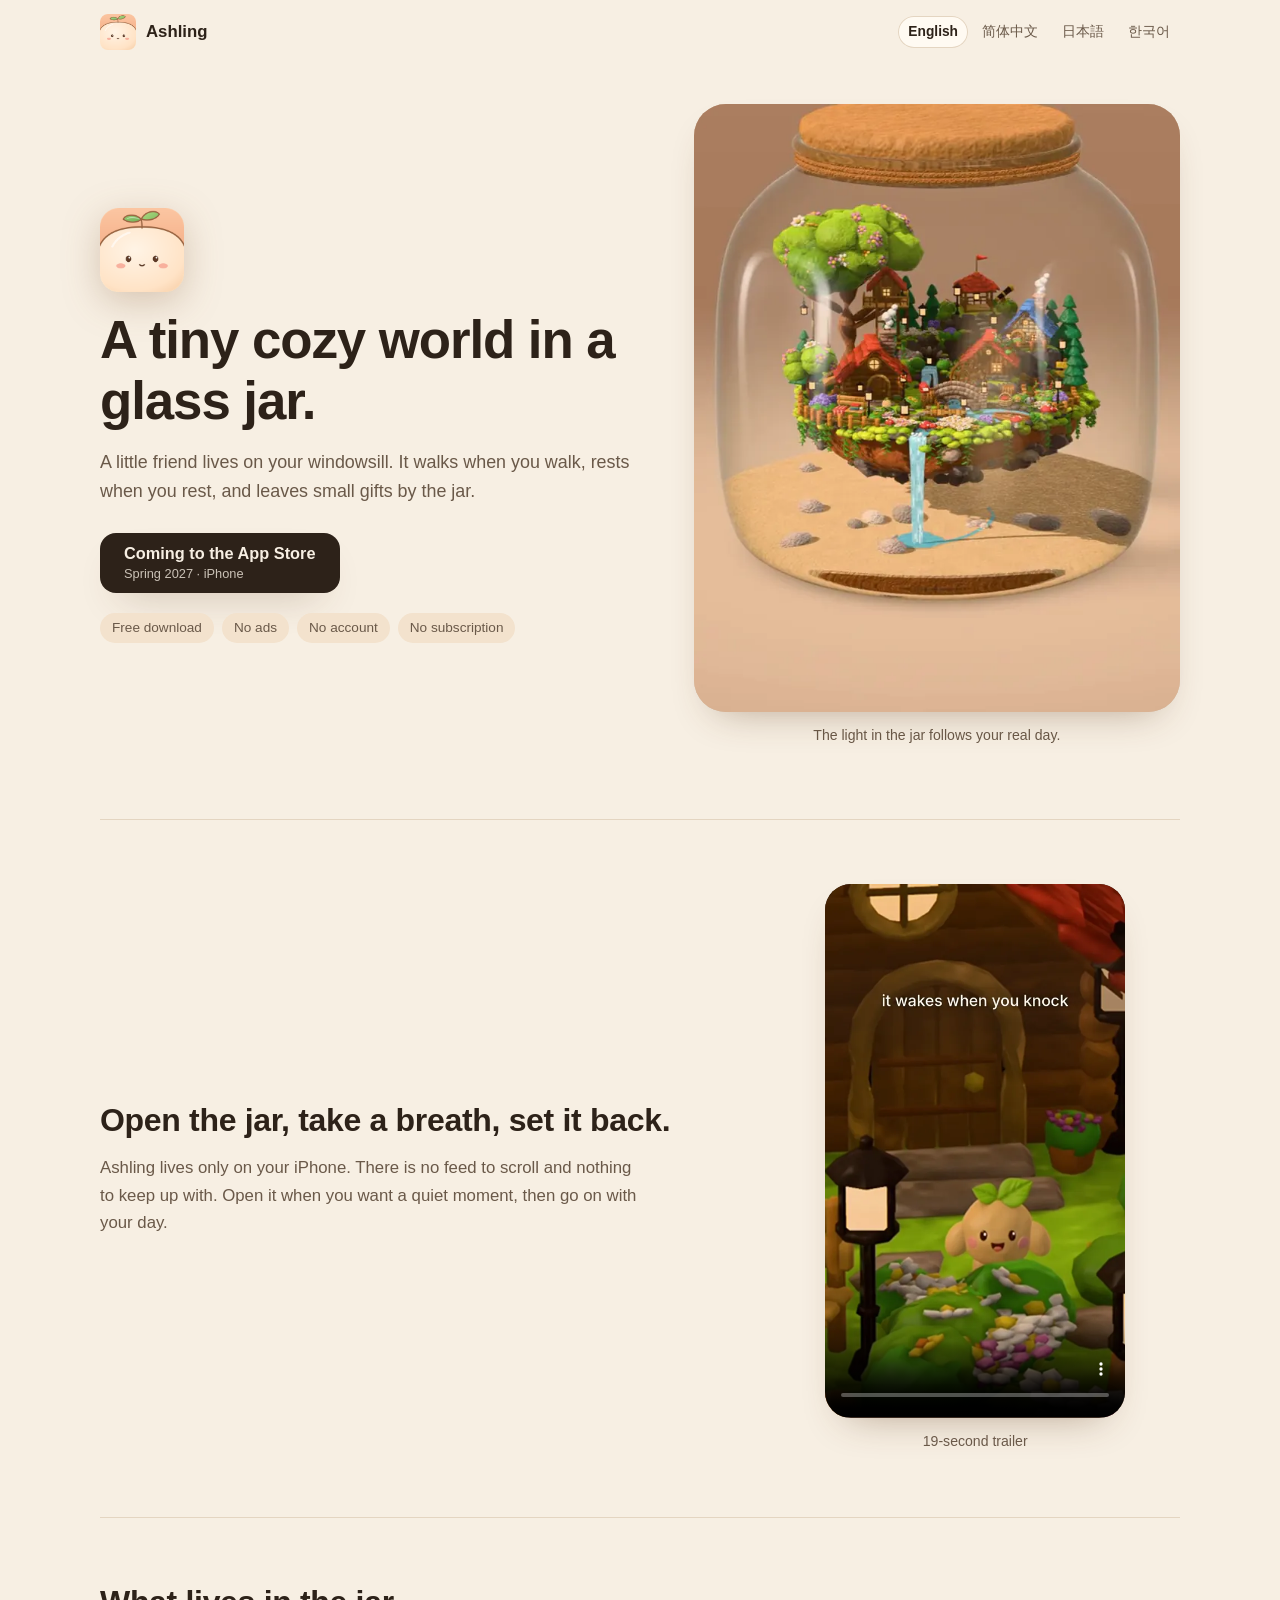
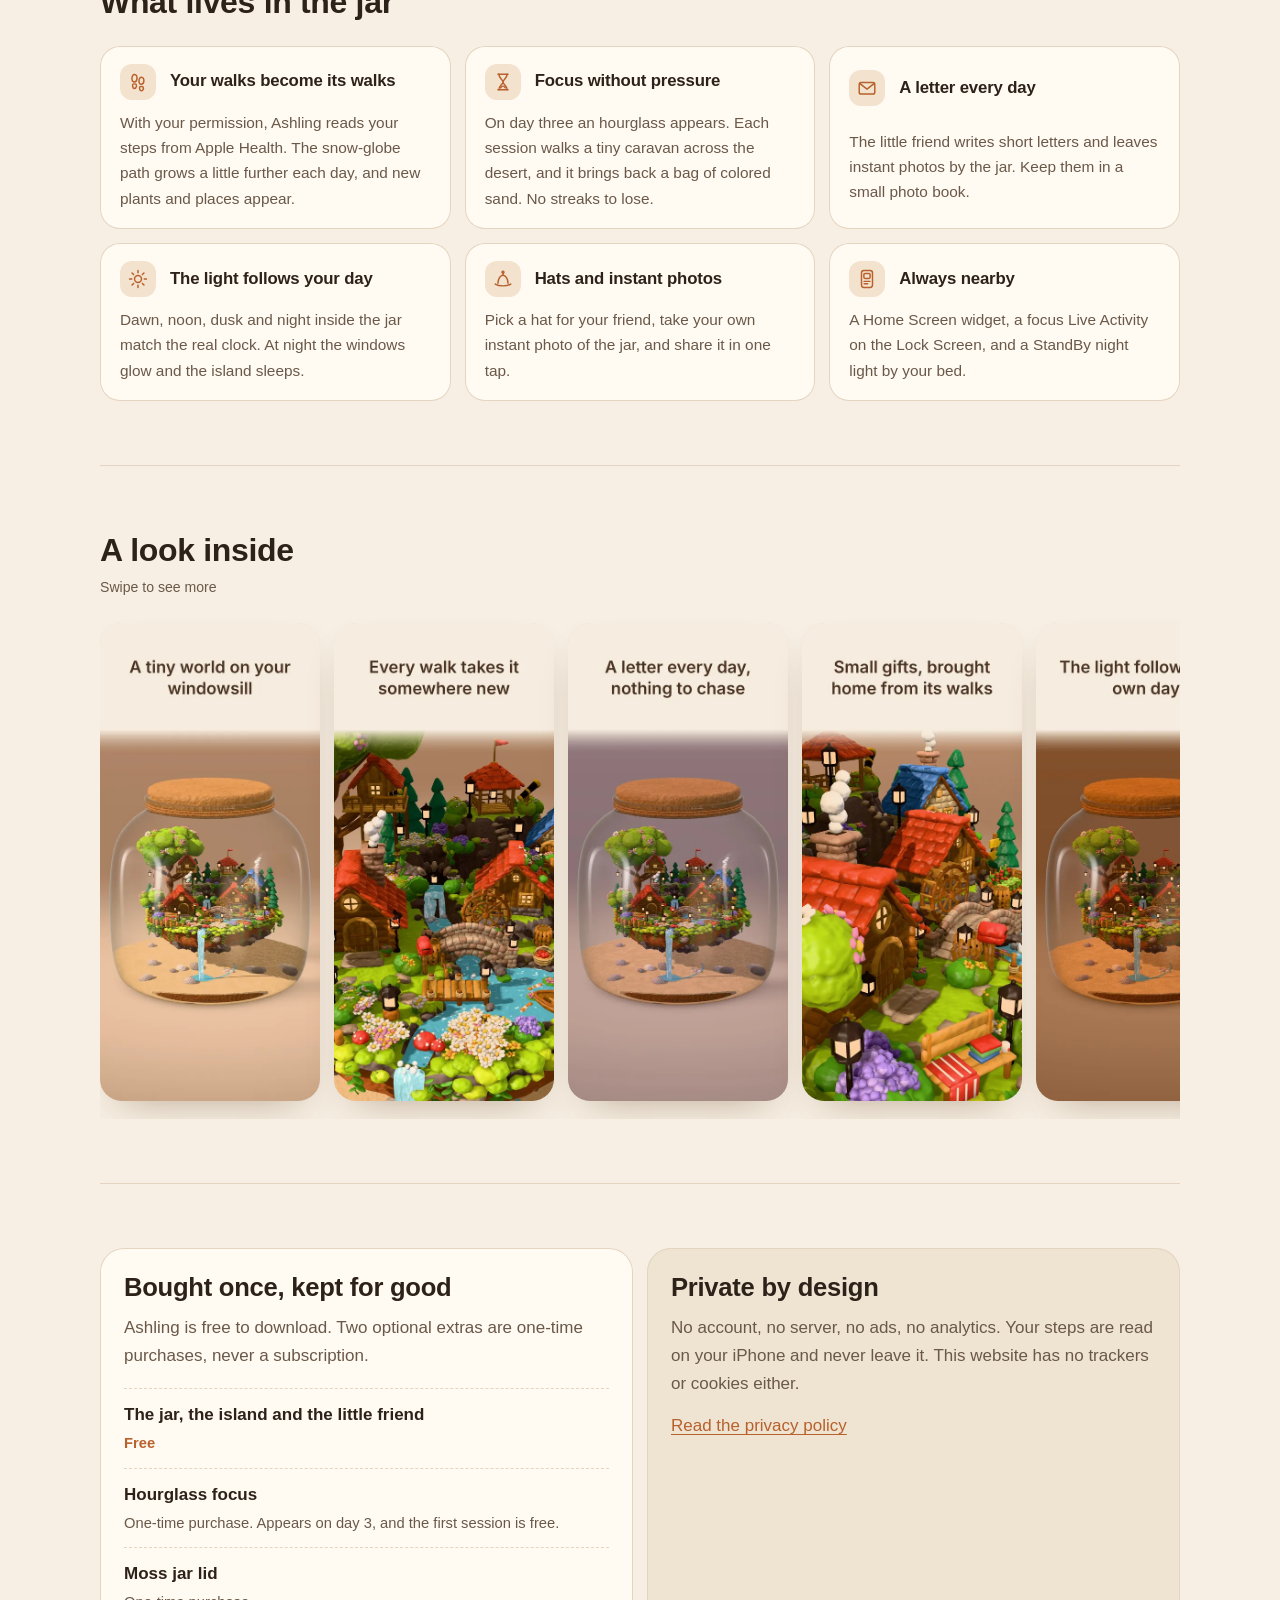
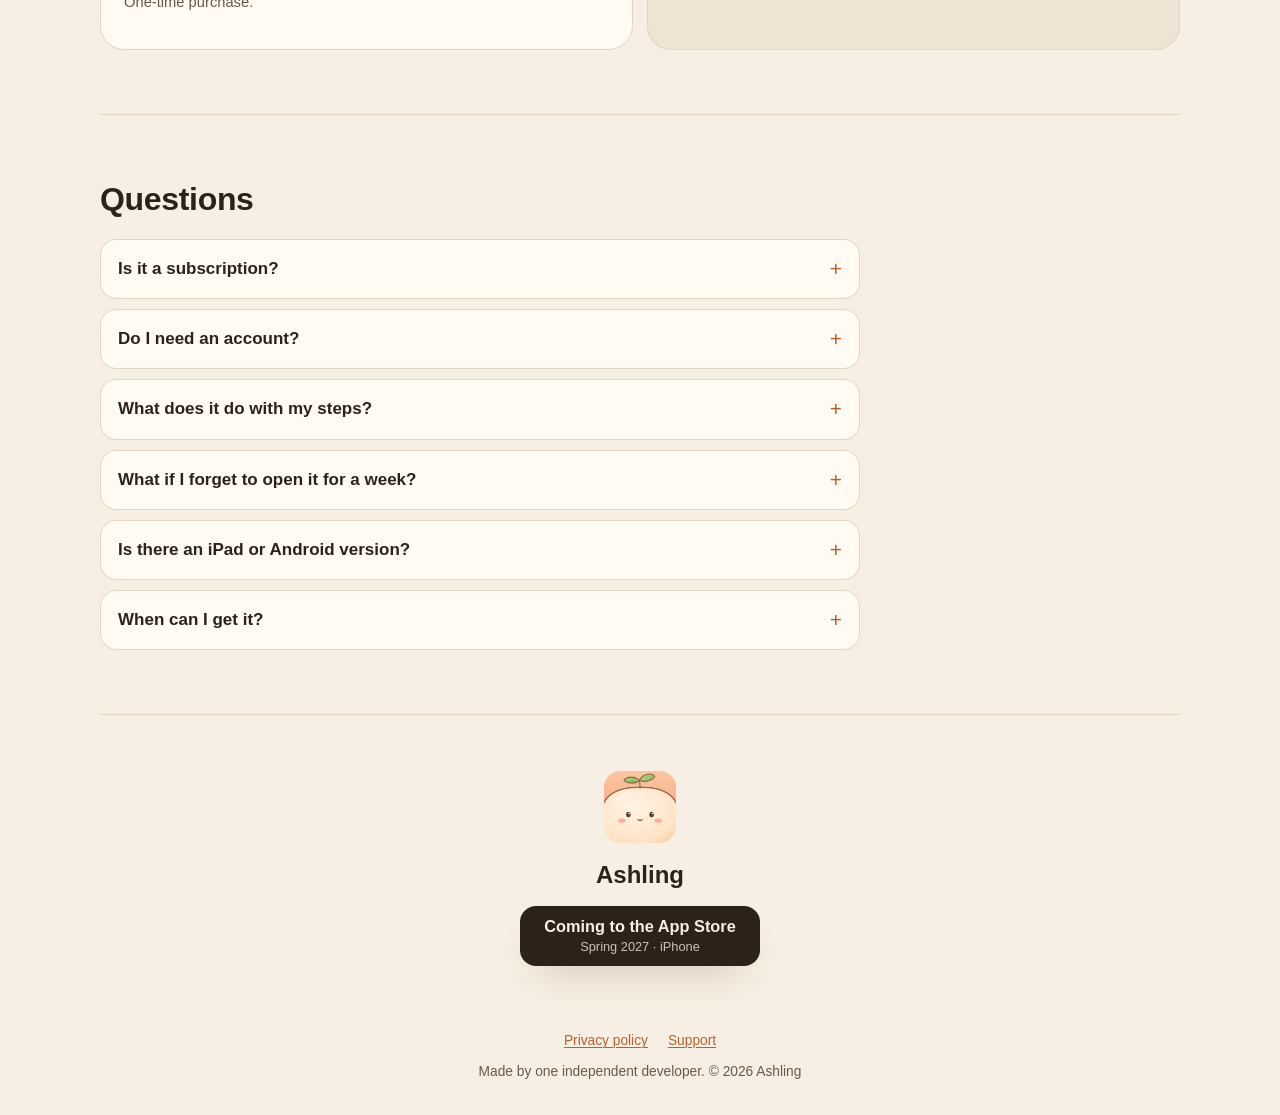
<file: index.html>
<!doctype html>
<html lang="en">
<head>
  <meta charset="utf-8">
  <meta name="viewport" content="width=device-width, initial-scale=1, viewport-fit=cover">
  <title>Ashling · a tiny cozy world in a glass jar</title>
  <meta name="description" content="Ashling is a cozy virtual pet for iPhone. A little friend lives in a glass jar on your windowsill: it walks when you walk, writes you letters, and the light follows your day. No ads, no account, no subscription.">
  <meta name="theme-color" content="#f7efe3" media="(prefers-color-scheme: light)">
  <meta name="theme-color" content="#1b1511" media="(prefers-color-scheme: dark)">
  <link rel="canonical" href="https://pythoncreatebot.github.io/ashling/">
  <link rel="alternate" hreflang="en" href="https://pythoncreatebot.github.io/ashling/">
  <link rel="alternate" hreflang="zh-Hans" href="https://pythoncreatebot.github.io/ashling/zh/">
  <link rel="alternate" hreflang="ja" href="https://pythoncreatebot.github.io/ashling/ja/">
  <link rel="alternate" hreflang="ko" href="https://pythoncreatebot.github.io/ashling/ko/">
  <link rel="alternate" hreflang="x-default" href="https://pythoncreatebot.github.io/ashling/">
  <meta property="og:type" content="website">
  <meta property="og:site_name" content="Ashling">
  <meta property="og:title" content="Ashling · a tiny cozy world in a glass jar">
  <meta property="og:description" content="Ashling is a cozy virtual pet for iPhone. A little friend lives in a glass jar on your windowsill: it walks when you walk, writes you letters, and the light follows your day. No ads, no account, no subscription.">
  <meta property="og:url" content="https://pythoncreatebot.github.io/ashling/">
  <meta property="og:image" content="https://pythoncreatebot.github.io/ashling/assets/og.png">
  <meta property="og:image:width" content="1200">
  <meta property="og:image:height" content="630">
  <meta property="og:locale" content="en_US">
  <meta name="twitter:card" content="summary_large_image">
  <link rel="icon" type="image/png" href="assets/icon/favicon-64.png">
  <link rel="apple-touch-icon" href="assets/icon/apple-touch-icon.png">
  <link rel="stylesheet" href="assets/site.css?v=d0615741">
  <script>
    (function () {
      try {
        if (document.referrer && new URL(document.referrer).host === location.host) return;
        if (location.search.indexOf("lang=en") !== -1) return;
        var l = (navigator.languages && navigator.languages[0] || navigator.language || "").toLowerCase();
        var to = l.indexOf("zh") === 0 ? "zh/" : l.indexOf("ja") === 0 ? "ja/" : l.indexOf("ko") === 0 ? "ko/" : "";
        if (to) location.replace(to + location.hash);
      } catch (err) {}
    })();
  </script>
</head>
<body>
  <header class="top">
    <a class="brand" href="./" aria-label="Ashling home">
      <img src="assets/icon/icon-256.png" width="36" height="36" alt="">
      <span>Ashling</span>
    </a>
    <nav aria-label="Language">
      <ul class="langs">
        <li><a href="./" hreflang="en" lang="en" aria-current="page">English</a></li>
        <li><a href="zh/" hreflang="zh-Hans" lang="zh-Hans">简体中文</a></li>
        <li><a href="ja/" hreflang="ja" lang="ja">日本語</a></li>
        <li><a href="ko/" hreflang="ko" lang="ko">한국어</a></li>
      </ul>
    </nav>
  </header>

  <main>
    <section class="hero">
      <div class="hero-text">
        <img class="hero-icon" src="assets/icon/icon-256.png" width="96" height="96" alt="Ashling">
        <h1>A tiny cozy world in a glass jar.</h1>
        <p class="lead">A little friend lives on your windowsill. It walks when you walk, rests when you rest, and leaves small gifts by the jar.</p>
        <div class="cta">
          <span class="store-btn is-soon"><span class="store-main">Coming to the App Store</span><span class="store-sub">Spring 2027 · iPhone</span></span>
        </div>
        <ul class="facts"><li>Free download</li><li>No ads</li><li>No account</li><li>No subscription</li></ul>
      </div>
      <figure class="hero-media">
        <div class="jar-frame">
          <video class="jar-video" src="assets/media/jar-day.mp4?v=fd92d890" poster="assets/media/jar-day-poster.webp?v=e4168a5b" width="640" height="800" autoplay muted loop playsinline preload="metadata" aria-hidden="true"></video>
        </div>
        <figcaption>The light in the jar follows your real day.</figcaption>
      </figure>
    </section>

    <section class="meet">
      <div class="meet-text">
        <h2>Open the jar, take a breath, set it back.</h2>
        <p>Ashling lives only on your iPhone. There is no feed to scroll and nothing to keep up with. Open it when you want a quiet moment, then go on with your day.</p>
      </div>
      <figure class="trailer">
        <video src="assets/media/trailer.mp4?v=393ae9fe" poster="assets/media/trailer-poster.webp?v=30f26a22" width="540" height="960" controls playsinline preload="none" aria-label="19-second trailer"></video>
        <figcaption>19-second trailer</figcaption>
      </figure>
    </section>

    <section class="features" aria-labelledby="feat-h">
      <h2 id="feat-h">What lives in the jar</h2>
      <div class="feat-grid">
        <article class="feat">
          <svg class="feat-icon" viewBox="0 0 24 24" aria-hidden="true"><path d="M8.2 3.8c1.9 0 2.9 2 2.7 4.5-.2 2.2-1.3 3.6-2.9 3.6s-2.7-1.4-2.6-3.6c.1-2.6 1-4.5 2.8-4.5Z"/><path d="M6.4 14.4c.6-.5 3.2-.5 3.6.1.4.7.2 3-.4 3.8-.7.9-2.2.9-2.9 0-.6-.8-.8-3.4-.3-3.9Z"/><path d="M15.8 6.8c1.8 0 2.8 1.9 2.6 4.3-.2 2.1-1.2 3.4-2.8 3.4s-2.6-1.3-2.5-3.4c.1-2.5 1-4.3 2.7-4.3Z"/><path d="M14 17.2c.6-.5 3.1-.5 3.5.1.4.7.2 2.8-.4 3.6-.7.9-2.1.9-2.8 0-.6-.8-.8-3.2-.3-3.7Z"/></svg>
          <h3>Your walks become its walks</h3>
          <p>With your permission, Ashling reads your steps from Apple Health. The snow-globe path grows a little further each day, and new plants and places appear.</p>
        </article>
        <article class="feat">
          <svg class="feat-icon" viewBox="0 0 24 24" aria-hidden="true"><path d="M6.5 3.5h11M6.5 20.5h11"/><path d="M7.5 3.5c0 4.5 4.5 5.8 4.5 8.5s-4.5 4-4.5 8.5M16.5 3.5c0 4.5-4.5 5.8-4.5 8.5s4.5 4 4.5 8.5"/><path d="M9.5 18.5c.8-1.3 1.6-2 2.5-2s1.7.7 2.5 2"/></svg>
          <h3>Focus without pressure</h3>
          <p>On day three an hourglass appears. Each session walks a tiny caravan across the desert, and it brings back a bag of colored sand. No streaks to lose.</p>
        </article>
        <article class="feat">
          <svg class="feat-icon" viewBox="0 0 24 24" aria-hidden="true"><rect x="3.5" y="6" width="17" height="12.5" rx="2"/><path d="m4 7 8 6.2L20 7"/></svg>
          <h3>A letter every day</h3>
          <p>The little friend writes short letters and leaves instant photos by the jar. Keep them in a small photo book.</p>
        </article>
        <article class="feat">
          <svg class="feat-icon" viewBox="0 0 24 24" aria-hidden="true"><circle cx="12" cy="12" r="3.8"/><path d="M12 2.8v2.4M12 18.8v2.4M2.8 12h2.4M18.8 12h2.4M5.5 5.5l1.7 1.7M16.8 16.8l1.7 1.7M5.5 18.5l1.7-1.7M16.8 7.2l1.7-1.7"/></svg>
          <h3>The light follows your day</h3>
          <p>Dawn, noon, dusk and night inside the jar match the real clock. At night the windows glow and the island sleeps.</p>
        </article>
        <article class="feat">
          <svg class="feat-icon" viewBox="0 0 24 24" aria-hidden="true"><path d="M3.5 17.5c2.2 1.4 5.1 2 8.5 2s6.3-.6 8.5-2"/><path d="M6.5 16.6c.2-4.6 2.4-8.6 5.5-8.6s5.3 4 5.5 8.6"/><path d="M12 8V5.5"/><circle cx="12" cy="4.6" r="1.1"/></svg>
          <h3>Hats and instant photos</h3>
          <p>Pick a hat for your friend, take your own instant photo of the jar, and share it in one tap.</p>
        </article>
        <article class="feat">
          <svg class="feat-icon" viewBox="0 0 24 24" aria-hidden="true"><rect x="6" y="2.8" width="12" height="18.4" rx="2.6"/><rect x="8.6" y="6" width="6.8" height="5.4" rx="1.2"/><path d="M8.8 14.6h6.4M8.8 17.2h4"/></svg>
          <h3>Always nearby</h3>
          <p>A Home Screen widget, a focus Live Activity on the Lock Screen, and a StandBy night light by your bed.</p>
        </article>
      </div>
    </section>

    <section class="shots" aria-labelledby="shots-h">
      <h2 id="shots-h">A look inside</h2>
      <p class="hint">Swipe to see more</p>
      <ul class="shot-row" tabindex="0">
        <li><img src="assets/shots/en-US/01-day.webp" width="480" height="1043" loading="lazy" decoding="async" alt="A tiny world on your windowsill"></li>
        <li><img src="assets/shots/en-US/02-near-inside.webp" width="480" height="1043" loading="lazy" decoding="async" alt="Every walk takes it somewhere new"></li>
        <li><img src="assets/shots/en-US/03-dawn.webp" width="480" height="1043" loading="lazy" decoding="async" alt="A letter every day, nothing to chase"></li>
        <li><img src="assets/shots/en-US/04-near-inside-door.webp" width="480" height="1043" loading="lazy" decoding="async" alt="Small gifts, brought home from its walks"></li>
        <li><img src="assets/shots/en-US/05-dusk.webp" width="480" height="1043" loading="lazy" decoding="async" alt="The light follows your own day"></li>
        <li><img src="assets/shots/en-US/06-night.webp" width="480" height="1043" loading="lazy" decoding="async" alt="Quiet company, day and night"></li>
      </ul>
    </section>

    <section class="pair">
      <div class="card price">
        <h2>Bought once, kept for good</h2>
        <p>Ashling is free to download. Two optional extras are one-time purchases, never a subscription.</p>
        <ul class="price-list">
          <li><span class="price-name">The jar, the island and the little friend</span><span class="price-note">Free</span></li>
          <li><span class="price-name">Hourglass focus</span><span class="price-note">One-time purchase. Appears on day 3, and the first session is free.</span></li>
          <li><span class="price-name">Moss jar lid</span><span class="price-note">One-time purchase.</span></li>
        </ul>
      </div>
      <div class="card privacy">
        <h2>Private by design</h2>
        <p>No account, no server, no ads, no analytics. Your steps are read on your iPhone and never leave it. This website has no trackers or cookies either.</p>
        <p><a href="privacy/#en">Read the privacy policy</a></p>
      </div>
    </section>

    <section class="faq" aria-labelledby="faq-h">
      <h2 id="faq-h">Questions</h2>
        <details>
          <summary>Is it a subscription?</summary>
          <p>No. Ashling is free to download. The hourglass and the moss lid are one-time purchases, and Restore Purchases brings them back on a new phone.</p>
        </details>
        <details>
          <summary>Do I need an account?</summary>
          <p>No. There is no sign-in and no server. Everything stays on your iPhone.</p>
        </details>
        <details>
          <summary>What does it do with my steps?</summary>
          <p>With your permission it reads your daily step count from Apple Health to decide how far the little friend walks. It never writes to Health, and the numbers never leave your device. If you say no, the app still works.</p>
        </details>
        <details>
          <summary>What if I forget to open it for a week?</summary>
          <p>Nothing bad happens. The friend doesn&#x27;t get sick or sad, and nothing is lost. The island simply waits for you.</p>
        </details>
        <details>
          <summary>Is there an iPad or Android version?</summary>
          <p>Ashling is iPhone only at launch.</p>
        </details>
        <details>
          <summary>When can I get it?</summary>
          <p>Ashling is planned for the App Store in spring 2027, for iPhone with iOS 17 or later. On launch day this page will link straight to it.</p>
        </details>
    </section>

    <section class="end">
      <img src="assets/icon/icon-256.png" width="72" height="72" alt="">
      <p class="end-name">Ashling</p>
      <span class="store-btn is-soon"><span class="store-main">Coming to the App Store</span><span class="store-sub">Spring 2027 · iPhone</span></span>
    </section>
  </main>

  <footer class="foot">
    <p class="foot-links">
      <a href="privacy/#en">Privacy policy</a>
      <a href="support/#en">Support</a>
    </p>
    <p>Made by one independent developer. © 2026 Ashling</p>
  </footer>

  <script>
    (function () {
      var v = document.querySelector(".jar-video");
      if (!v || !window.matchMedia) return;
      var m = window.matchMedia("(prefers-reduced-motion: reduce)");
      function apply() { if (m.matches) { v.pause(); v.removeAttribute("autoplay"); } }
      apply();
      if (m.addEventListener) m.addEventListener("change", apply);
    })();
  </script>
</body>
</html>
</file>
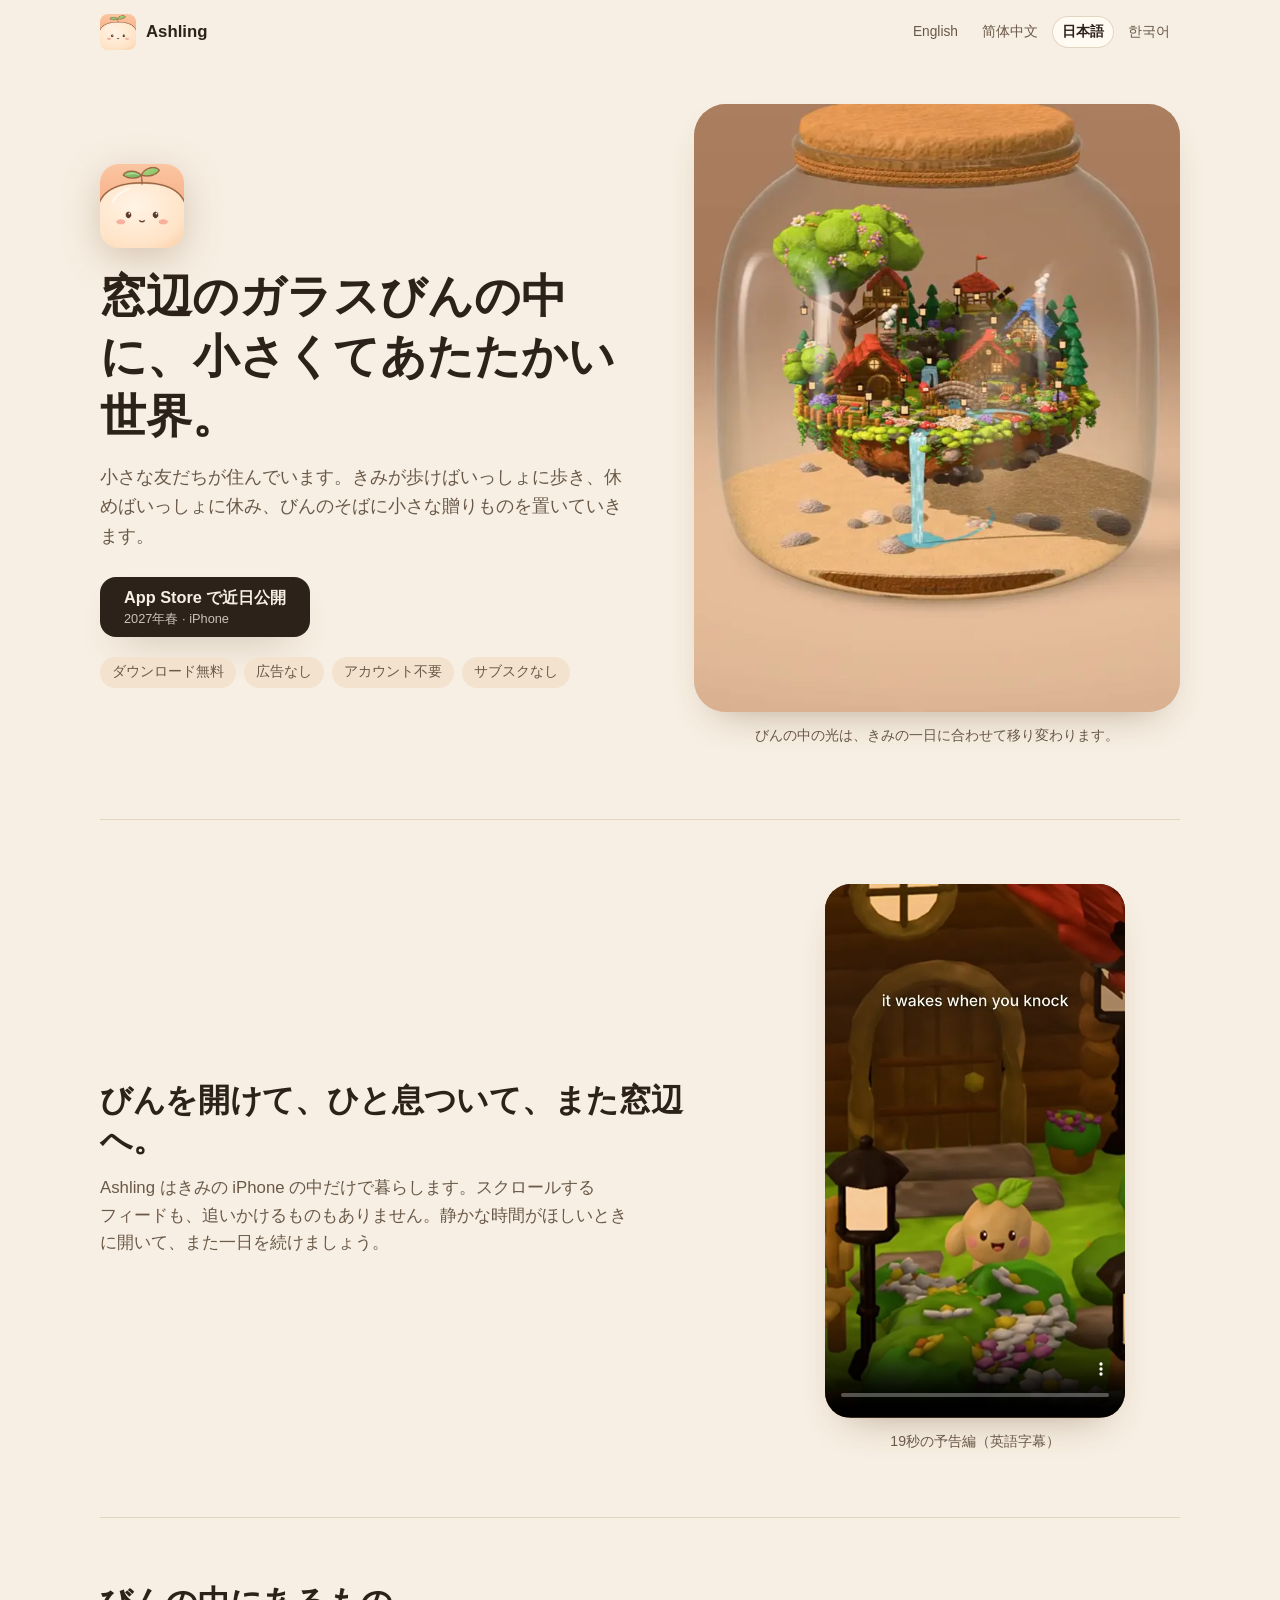
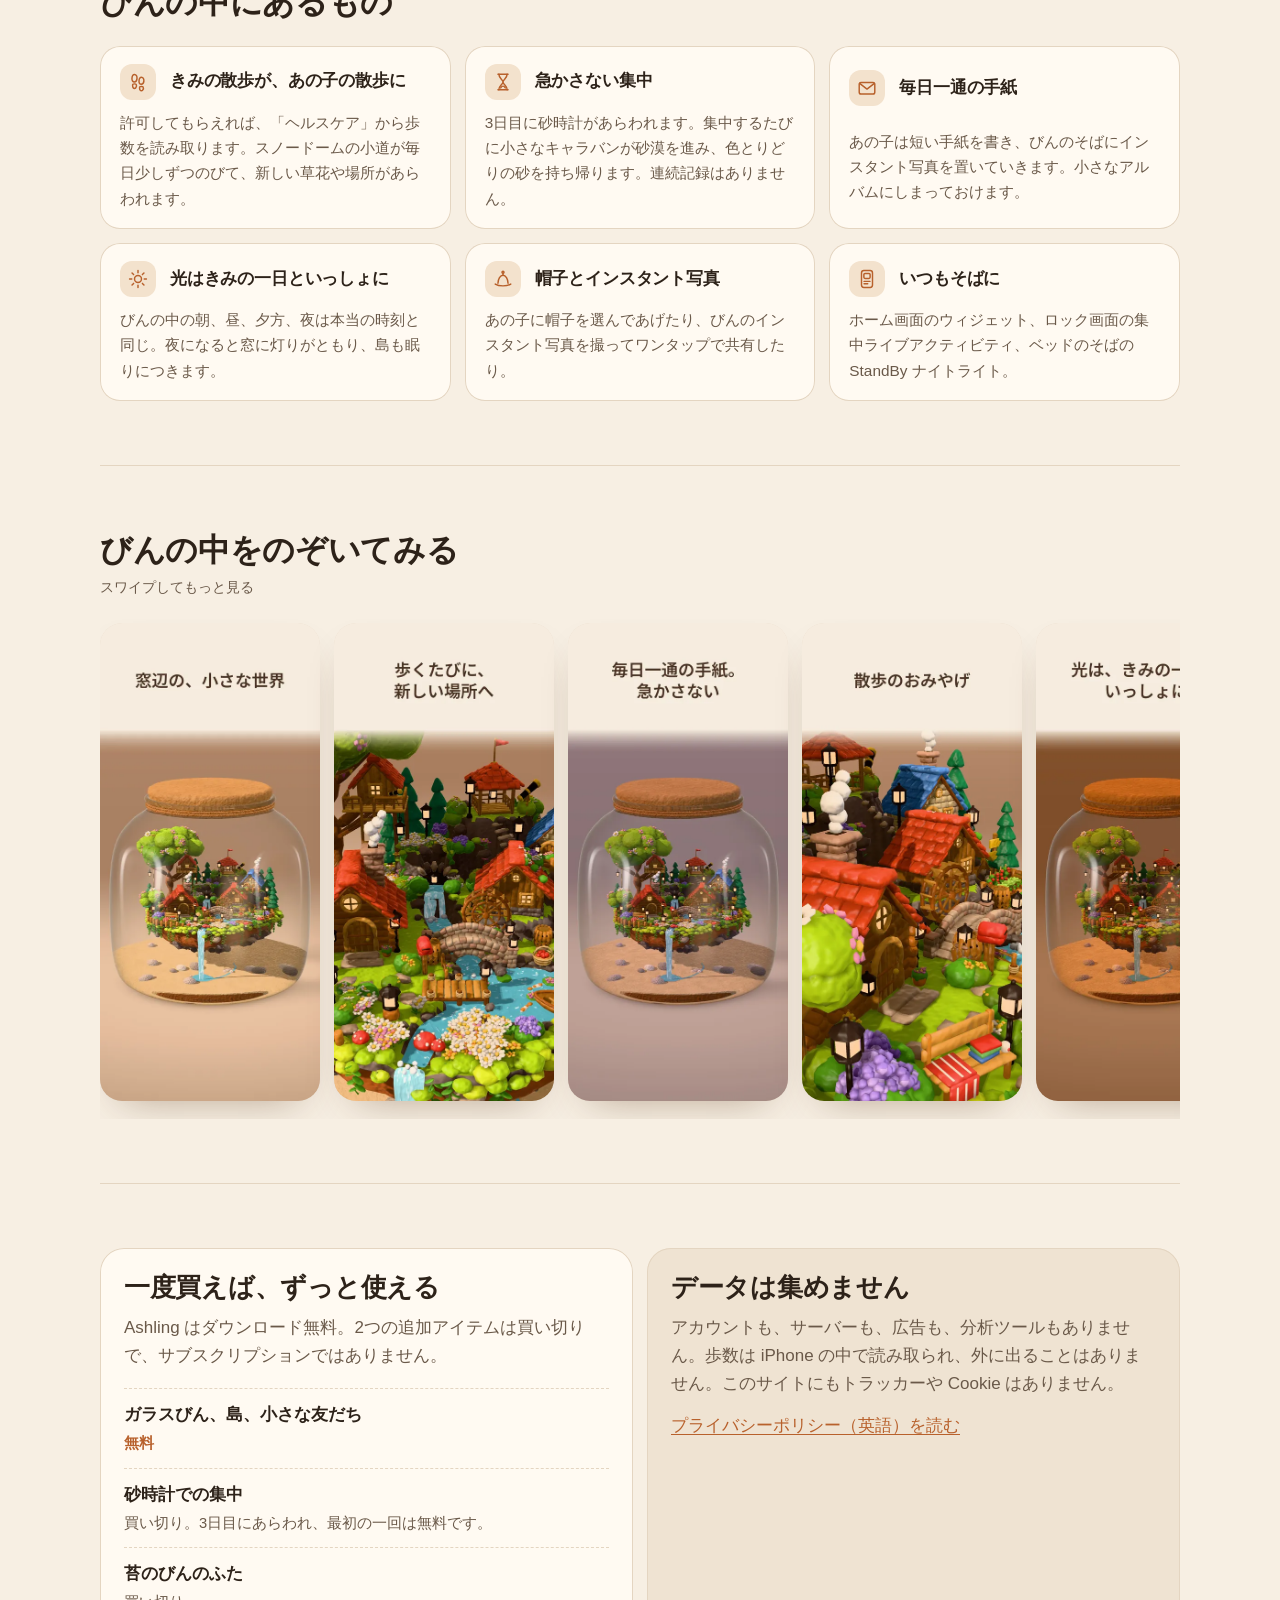
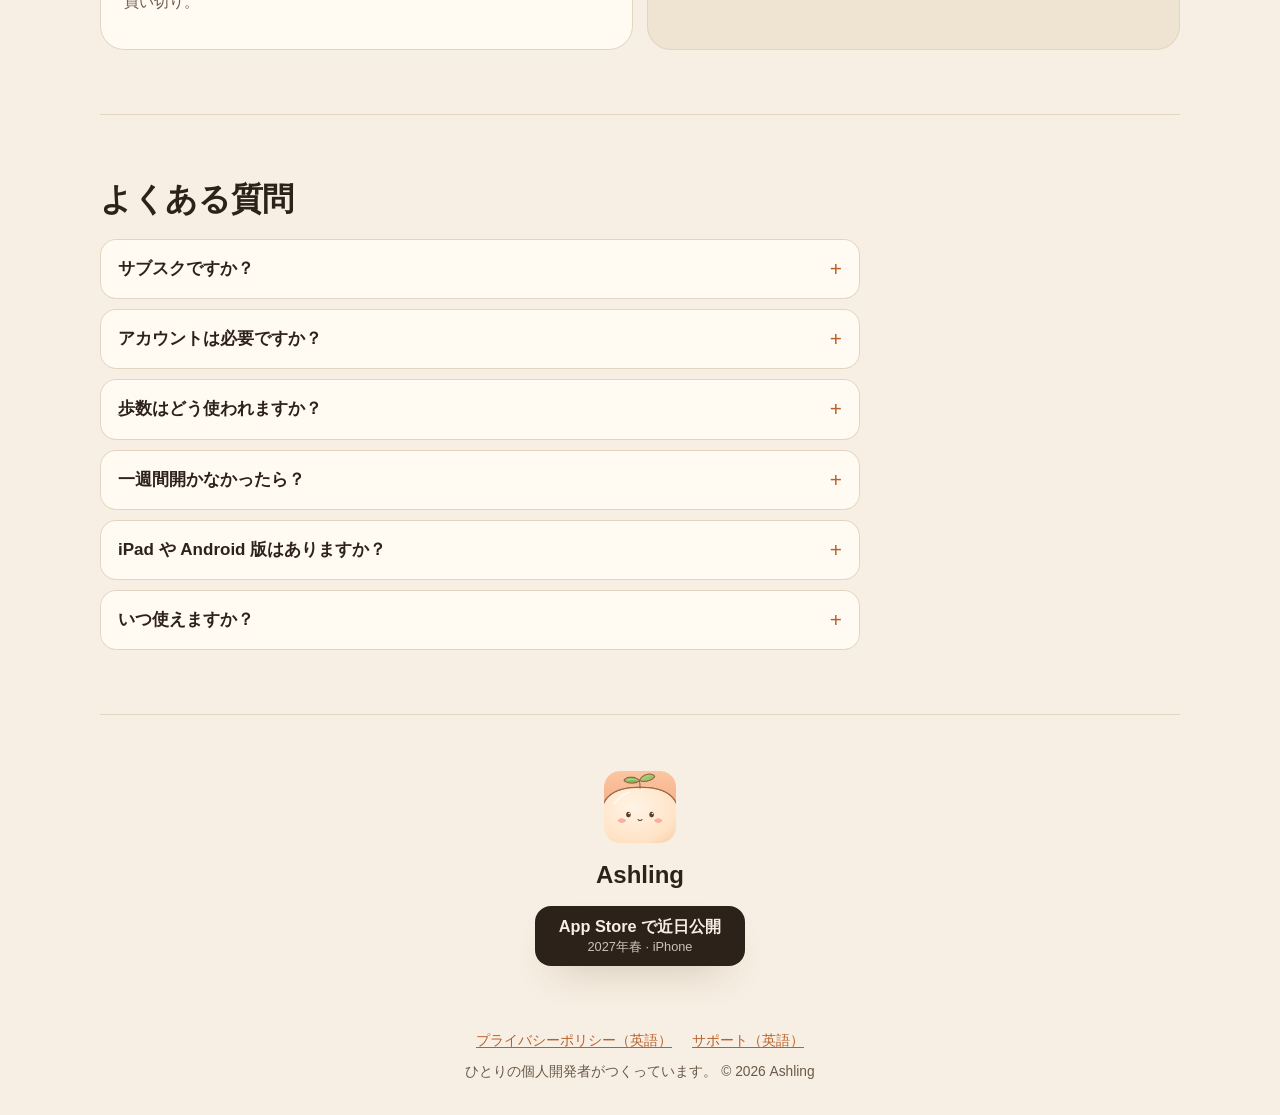
<file: ja/index.html>
<!doctype html>
<html lang="ja">
<head>
  <meta charset="utf-8">
  <meta name="viewport" content="width=device-width, initial-scale=1, viewport-fit=cover">
  <title>Ashling｜ガラスびんの中の小さな世界</title>
  <meta name="description" content="Ashling は iPhone の癒しペットアプリ。窓辺のガラスびんに小さな友だちが住んでいます。歩けばいっしょに歩き、手紙を書いてくれて、びんの中の光はきみの一日に合わせて移り変わります。広告なし、アカウント不要、サブスクなし。">
  <meta name="theme-color" content="#f7efe3" media="(prefers-color-scheme: light)">
  <meta name="theme-color" content="#1b1511" media="(prefers-color-scheme: dark)">
  <link rel="canonical" href="https://pythoncreatebot.github.io/ashling/ja/">
  <link rel="alternate" hreflang="en" href="https://pythoncreatebot.github.io/ashling/">
  <link rel="alternate" hreflang="zh-Hans" href="https://pythoncreatebot.github.io/ashling/zh/">
  <link rel="alternate" hreflang="ja" href="https://pythoncreatebot.github.io/ashling/ja/">
  <link rel="alternate" hreflang="ko" href="https://pythoncreatebot.github.io/ashling/ko/">
  <link rel="alternate" hreflang="x-default" href="https://pythoncreatebot.github.io/ashling/">
  <meta property="og:type" content="website">
  <meta property="og:site_name" content="Ashling">
  <meta property="og:title" content="Ashling｜ガラスびんの中の小さな世界">
  <meta property="og:description" content="Ashling は iPhone の癒しペットアプリ。窓辺のガラスびんに小さな友だちが住んでいます。歩けばいっしょに歩き、手紙を書いてくれて、びんの中の光はきみの一日に合わせて移り変わります。広告なし、アカウント不要、サブスクなし。">
  <meta property="og:url" content="https://pythoncreatebot.github.io/ashling/ja/">
  <meta property="og:image" content="https://pythoncreatebot.github.io/ashling/assets/og.png">
  <meta property="og:image:width" content="1200">
  <meta property="og:image:height" content="630">
  <meta property="og:locale" content="ja_JP">
  <meta name="twitter:card" content="summary_large_image">
  <link rel="icon" type="image/png" href="../assets/icon/favicon-64.png">
  <link rel="apple-touch-icon" href="../assets/icon/apple-touch-icon.png">
  <link rel="stylesheet" href="../assets/site.css?v=d0615741">
</head>
<body>
  <header class="top">
    <a class="brand" href="./" aria-label="Ashling ホーム">
      <img src="../assets/icon/icon-256.png" width="36" height="36" alt="">
      <span>Ashling</span>
    </a>
    <nav aria-label="言語">
      <ul class="langs">
        <li><a href="../" hreflang="en" lang="en">English</a></li>
        <li><a href="../zh/" hreflang="zh-Hans" lang="zh-Hans">简体中文</a></li>
        <li><a href="../ja/" hreflang="ja" lang="ja" aria-current="page">日本語</a></li>
        <li><a href="../ko/" hreflang="ko" lang="ko">한국어</a></li>
      </ul>
    </nav>
  </header>

  <main>
    <section class="hero">
      <div class="hero-text">
        <img class="hero-icon" src="../assets/icon/icon-256.png" width="96" height="96" alt="Ashling">
        <h1>窓辺のガラスびんの中に、小さくてあたたかい世界。</h1>
        <p class="lead">小さな友だちが住んでいます。きみが歩けばいっしょに歩き、休めばいっしょに休み、びんのそばに小さな贈りものを置いていきます。</p>
        <div class="cta">
          <span class="store-btn is-soon"><span class="store-main">App Store で近日公開</span><span class="store-sub">2027年春 · iPhone</span></span>
        </div>
        <ul class="facts"><li>ダウンロード無料</li><li>広告なし</li><li>アカウント不要</li><li>サブスクなし</li></ul>
      </div>
      <figure class="hero-media">
        <div class="jar-frame">
          <video class="jar-video" src="../assets/media/jar-day.mp4?v=fd92d890" poster="../assets/media/jar-day-poster.webp?v=e4168a5b" width="640" height="800" autoplay muted loop playsinline preload="metadata" aria-hidden="true"></video>
        </div>
        <figcaption>びんの中の光は、きみの一日に合わせて移り変わります。</figcaption>
      </figure>
    </section>

    <section class="meet">
      <div class="meet-text">
        <h2>びんを開けて、ひと息ついて、また窓辺へ。</h2>
        <p>Ashling はきみの iPhone の中だけで暮らします。スクロールするフィードも、追いかけるものもありません。静かな時間がほしいときに開いて、また一日を続けましょう。</p>
      </div>
      <figure class="trailer">
        <video src="../assets/media/trailer.mp4?v=393ae9fe" poster="../assets/media/trailer-poster.webp?v=30f26a22" width="540" height="960" controls playsinline preload="none" aria-label="19秒の予告編（英語字幕）"></video>
        <figcaption>19秒の予告編（英語字幕）</figcaption>
      </figure>
    </section>

    <section class="features" aria-labelledby="feat-h">
      <h2 id="feat-h">びんの中にあるもの</h2>
      <div class="feat-grid">
        <article class="feat">
          <svg class="feat-icon" viewBox="0 0 24 24" aria-hidden="true"><path d="M8.2 3.8c1.9 0 2.9 2 2.7 4.5-.2 2.2-1.3 3.6-2.9 3.6s-2.7-1.4-2.6-3.6c.1-2.6 1-4.5 2.8-4.5Z"/><path d="M6.4 14.4c.6-.5 3.2-.5 3.6.1.4.7.2 3-.4 3.8-.7.9-2.2.9-2.9 0-.6-.8-.8-3.4-.3-3.9Z"/><path d="M15.8 6.8c1.8 0 2.8 1.9 2.6 4.3-.2 2.1-1.2 3.4-2.8 3.4s-2.6-1.3-2.5-3.4c.1-2.5 1-4.3 2.7-4.3Z"/><path d="M14 17.2c.6-.5 3.1-.5 3.5.1.4.7.2 2.8-.4 3.6-.7.9-2.1.9-2.8 0-.6-.8-.8-3.2-.3-3.7Z"/></svg>
          <h3>きみの散歩が、あの子の散歩に</h3>
          <p>許可してもらえれば、「ヘルスケア」から歩数を読み取ります。スノードームの小道が毎日少しずつのびて、新しい草花や場所があらわれます。</p>
        </article>
        <article class="feat">
          <svg class="feat-icon" viewBox="0 0 24 24" aria-hidden="true"><path d="M6.5 3.5h11M6.5 20.5h11"/><path d="M7.5 3.5c0 4.5 4.5 5.8 4.5 8.5s-4.5 4-4.5 8.5M16.5 3.5c0 4.5-4.5 5.8-4.5 8.5s4.5 4 4.5 8.5"/><path d="M9.5 18.5c.8-1.3 1.6-2 2.5-2s1.7.7 2.5 2"/></svg>
          <h3>急かさない集中</h3>
          <p>3日目に砂時計があらわれます。集中するたびに小さなキャラバンが砂漠を進み、色とりどりの砂を持ち帰ります。連続記録はありません。</p>
        </article>
        <article class="feat">
          <svg class="feat-icon" viewBox="0 0 24 24" aria-hidden="true"><rect x="3.5" y="6" width="17" height="12.5" rx="2"/><path d="m4 7 8 6.2L20 7"/></svg>
          <h3>毎日一通の手紙</h3>
          <p>あの子は短い手紙を書き、びんのそばにインスタント写真を置いていきます。小さなアルバムにしまっておけます。</p>
        </article>
        <article class="feat">
          <svg class="feat-icon" viewBox="0 0 24 24" aria-hidden="true"><circle cx="12" cy="12" r="3.8"/><path d="M12 2.8v2.4M12 18.8v2.4M2.8 12h2.4M18.8 12h2.4M5.5 5.5l1.7 1.7M16.8 16.8l1.7 1.7M5.5 18.5l1.7-1.7M16.8 7.2l1.7-1.7"/></svg>
          <h3>光はきみの一日といっしょに</h3>
          <p>びんの中の朝、昼、夕方、夜は本当の時刻と同じ。夜になると窓に灯りがともり、島も眠りにつきます。</p>
        </article>
        <article class="feat">
          <svg class="feat-icon" viewBox="0 0 24 24" aria-hidden="true"><path d="M3.5 17.5c2.2 1.4 5.1 2 8.5 2s6.3-.6 8.5-2"/><path d="M6.5 16.6c.2-4.6 2.4-8.6 5.5-8.6s5.3 4 5.5 8.6"/><path d="M12 8V5.5"/><circle cx="12" cy="4.6" r="1.1"/></svg>
          <h3>帽子とインスタント写真</h3>
          <p>あの子に帽子を選んであげたり、びんのインスタント写真を撮ってワンタップで共有したり。</p>
        </article>
        <article class="feat">
          <svg class="feat-icon" viewBox="0 0 24 24" aria-hidden="true"><rect x="6" y="2.8" width="12" height="18.4" rx="2.6"/><rect x="8.6" y="6" width="6.8" height="5.4" rx="1.2"/><path d="M8.8 14.6h6.4M8.8 17.2h4"/></svg>
          <h3>いつもそばに</h3>
          <p>ホーム画面のウィジェット、ロック画面の集中ライブアクティビティ、ベッドのそばの StandBy ナイトライト。</p>
        </article>
      </div>
    </section>

    <section class="shots" aria-labelledby="shots-h">
      <h2 id="shots-h">びんの中をのぞいてみる</h2>
      <p class="hint">スワイプしてもっと見る</p>
      <ul class="shot-row" tabindex="0">
        <li><img src="../assets/shots/ja/01-day.webp" width="480" height="1043" loading="lazy" decoding="async" alt="窓辺の、小さな世界"></li>
        <li><img src="../assets/shots/ja/02-near-inside.webp" width="480" height="1043" loading="lazy" decoding="async" alt="歩くたびに、新しい場所へ"></li>
        <li><img src="../assets/shots/ja/03-dawn.webp" width="480" height="1043" loading="lazy" decoding="async" alt="毎日一通の手紙。急かさない"></li>
        <li><img src="../assets/shots/ja/04-near-inside-door.webp" width="480" height="1043" loading="lazy" decoding="async" alt="散歩のおみやげ"></li>
        <li><img src="../assets/shots/ja/05-dusk.webp" width="480" height="1043" loading="lazy" decoding="async" alt="光は、きみの一日といっしょに"></li>
        <li><img src="../assets/shots/ja/06-night.webp" width="480" height="1043" loading="lazy" decoding="async" alt="昼も夜も、そっとそばに"></li>
      </ul>
    </section>

    <section class="pair">
      <div class="card price">
        <h2>一度買えば、ずっと使える</h2>
        <p>Ashling はダウンロード無料。2つの追加アイテムは買い切りで、サブスクリプションではありません。</p>
        <ul class="price-list">
          <li><span class="price-name">ガラスびん、島、小さな友だち</span><span class="price-note">無料</span></li>
          <li><span class="price-name">砂時計での集中</span><span class="price-note">買い切り。3日目にあらわれ、最初の一回は無料です。</span></li>
          <li><span class="price-name">苔のびんのふた</span><span class="price-note">買い切り。</span></li>
        </ul>
      </div>
      <div class="card privacy">
        <h2>データは集めません</h2>
        <p>アカウントも、サーバーも、広告も、分析ツールもありません。歩数は iPhone の中で読み取られ、外に出ることはありません。このサイトにもトラッカーや Cookie はありません。</p>
        <p><a href="../privacy/#en">プライバシーポリシー（英語）を読む</a></p>
      </div>
    </section>

    <section class="faq" aria-labelledby="faq-h">
      <h2 id="faq-h">よくある質問</h2>
        <details>
          <summary>サブスクですか？</summary>
          <p>いいえ。ダウンロード無料で、砂時計と苔のふたは買い切りです。新しい iPhone では「購入を復元」で戻せます。</p>
        </details>
        <details>
          <summary>アカウントは必要ですか？</summary>
          <p>いりません。サインインもサーバーもなく、すべて iPhone の中に残ります。</p>
        </details>
        <details>
          <summary>歩数はどう使われますか？</summary>
          <p>許可してもらえれば、「ヘルスケア」から一日の歩数だけを読み取り、あの子が歩く距離を決めます。ヘルスケアに書き込むことはなく、歩数が端末の外に出ることもありません。許可しなくても使えます。</p>
        </details>
        <details>
          <summary>一週間開かなかったら？</summary>
          <p>何も悪いことは起きません。あの子が病気になったり悲しんだりすることも、何かを失うこともありません。島はただ待っています。</p>
        </details>
        <details>
          <summary>iPad や Android 版はありますか？</summary>
          <p>公開時は iPhone のみです。</p>
        </details>
        <details>
          <summary>いつ使えますか？</summary>
          <p>2027年春に App Store で公開予定です（iOS 17 以降の iPhone）。公開日には、このページからダウンロードできるようになります。</p>
        </details>
    </section>

    <section class="end">
      <img src="../assets/icon/icon-256.png" width="72" height="72" alt="">
      <p class="end-name">Ashling</p>
      <span class="store-btn is-soon"><span class="store-main">App Store で近日公開</span><span class="store-sub">2027年春 · iPhone</span></span>
    </section>
  </main>

  <footer class="foot">
    <p class="foot-links">
      <a href="../privacy/#en">プライバシーポリシー（英語）</a>
      <a href="../support/#en">サポート（英語）</a>
    </p>
    <p>ひとりの個人開発者がつくっています。 © 2026 Ashling</p>
  </footer>

  <script>
    (function () {
      var v = document.querySelector(".jar-video");
      if (!v || !window.matchMedia) return;
      var m = window.matchMedia("(prefers-reduced-motion: reduce)");
      function apply() { if (m.matches) { v.pause(); v.removeAttribute("autoplay"); } }
      apply();
      if (m.addEventListener) m.addEventListener("change", apply);
    })();
  </script>
</body>
</html>
</file>
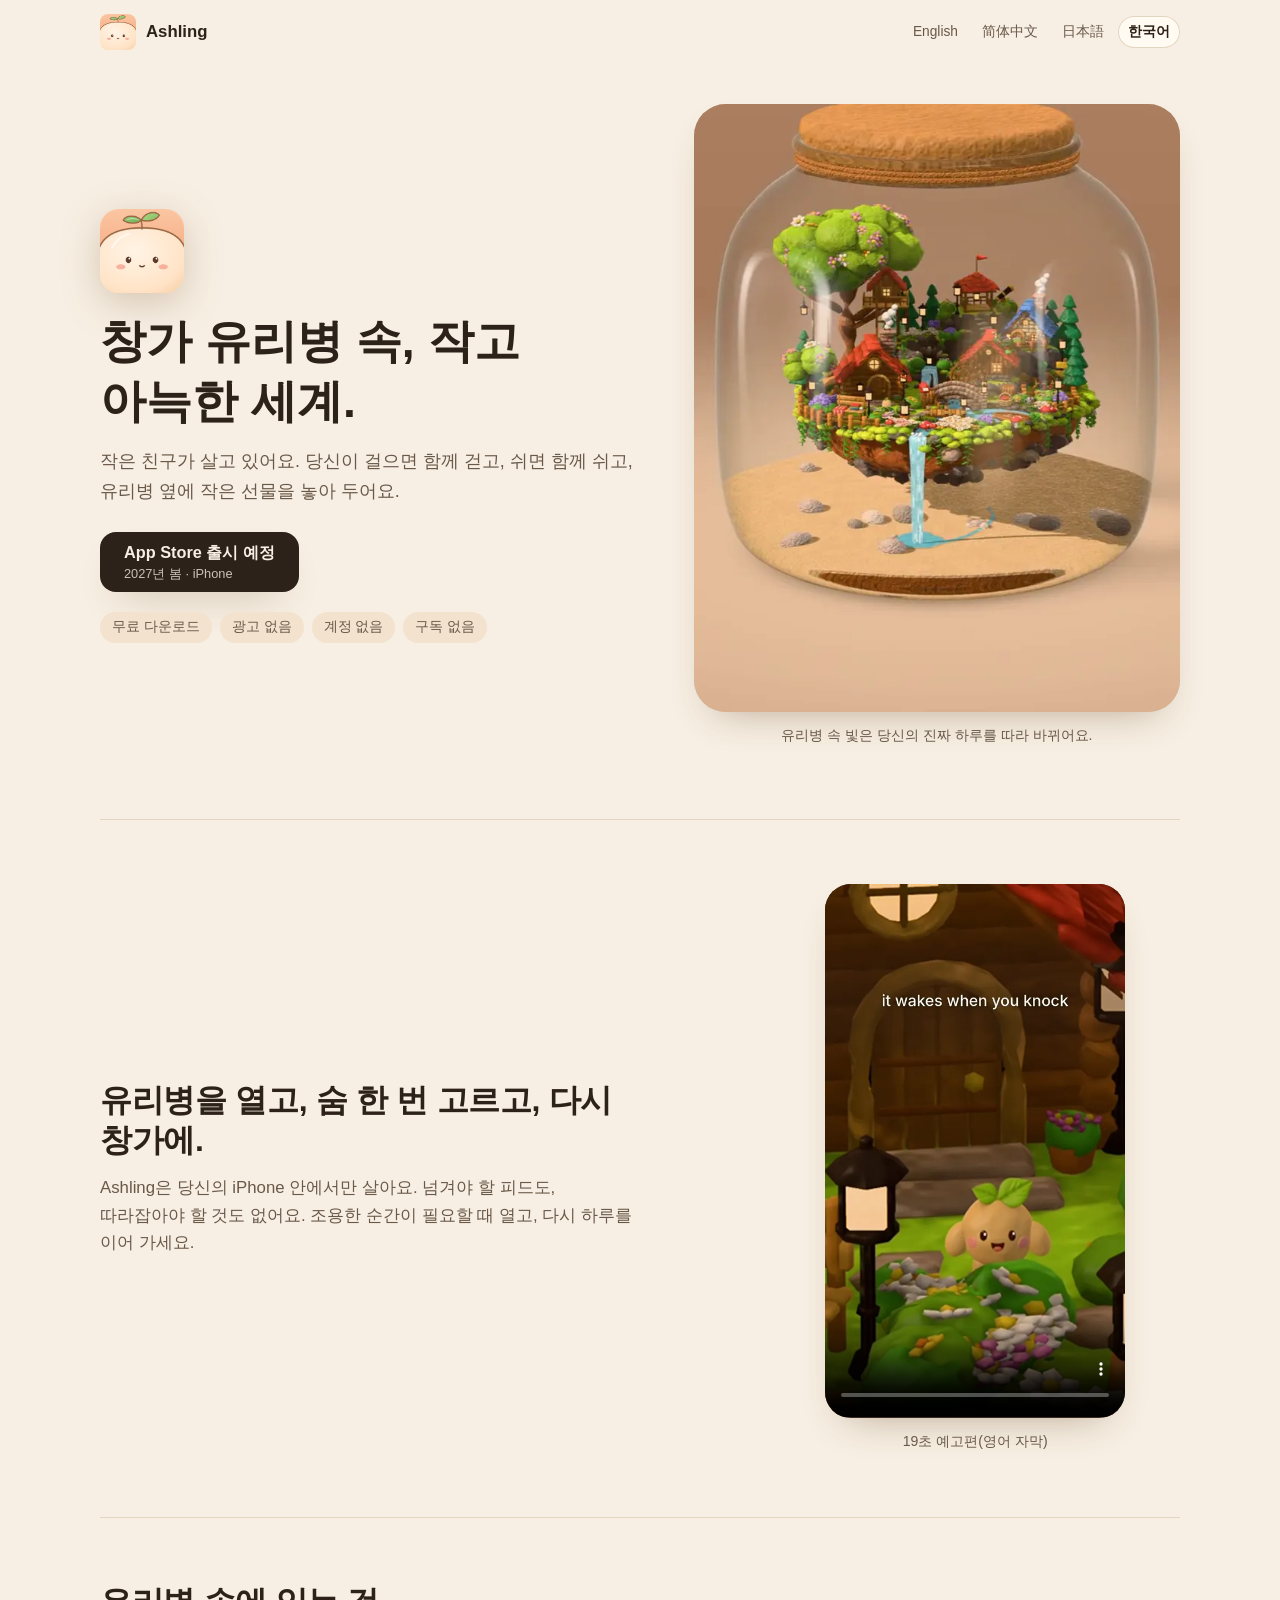
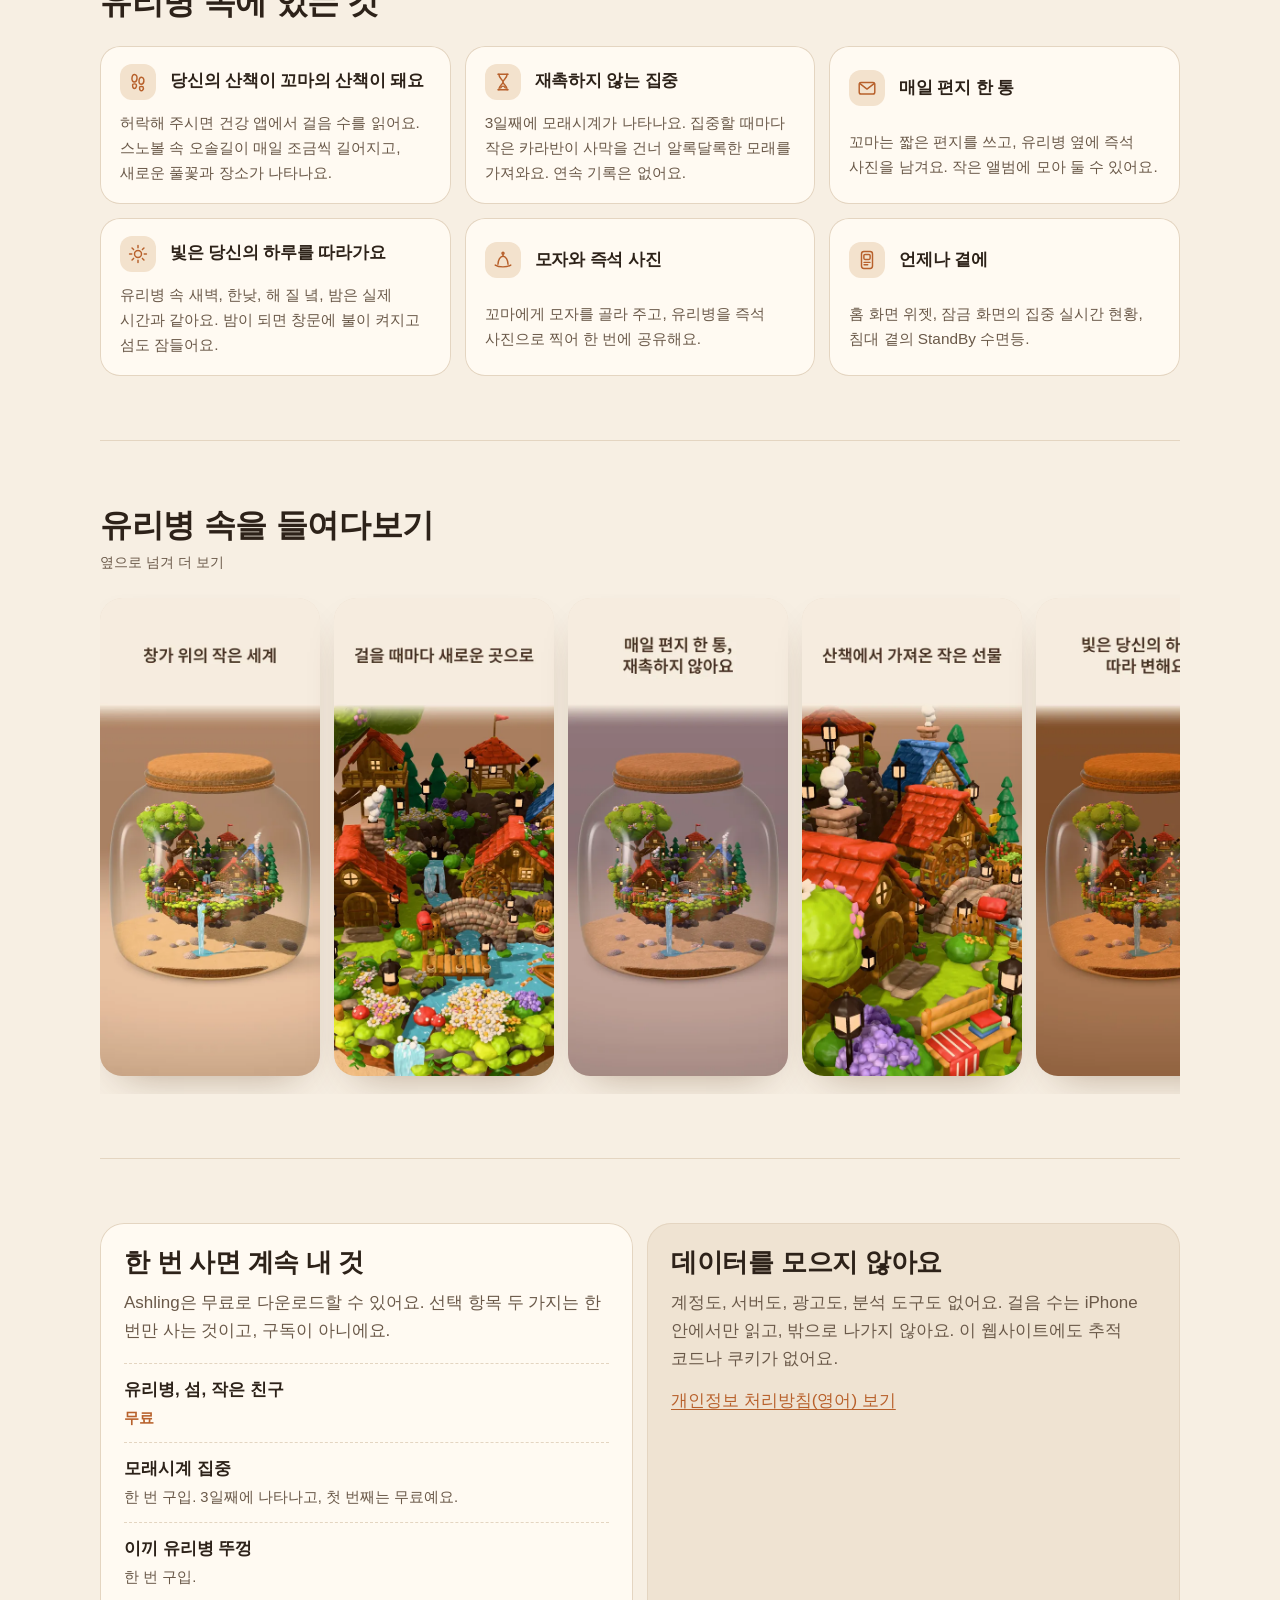
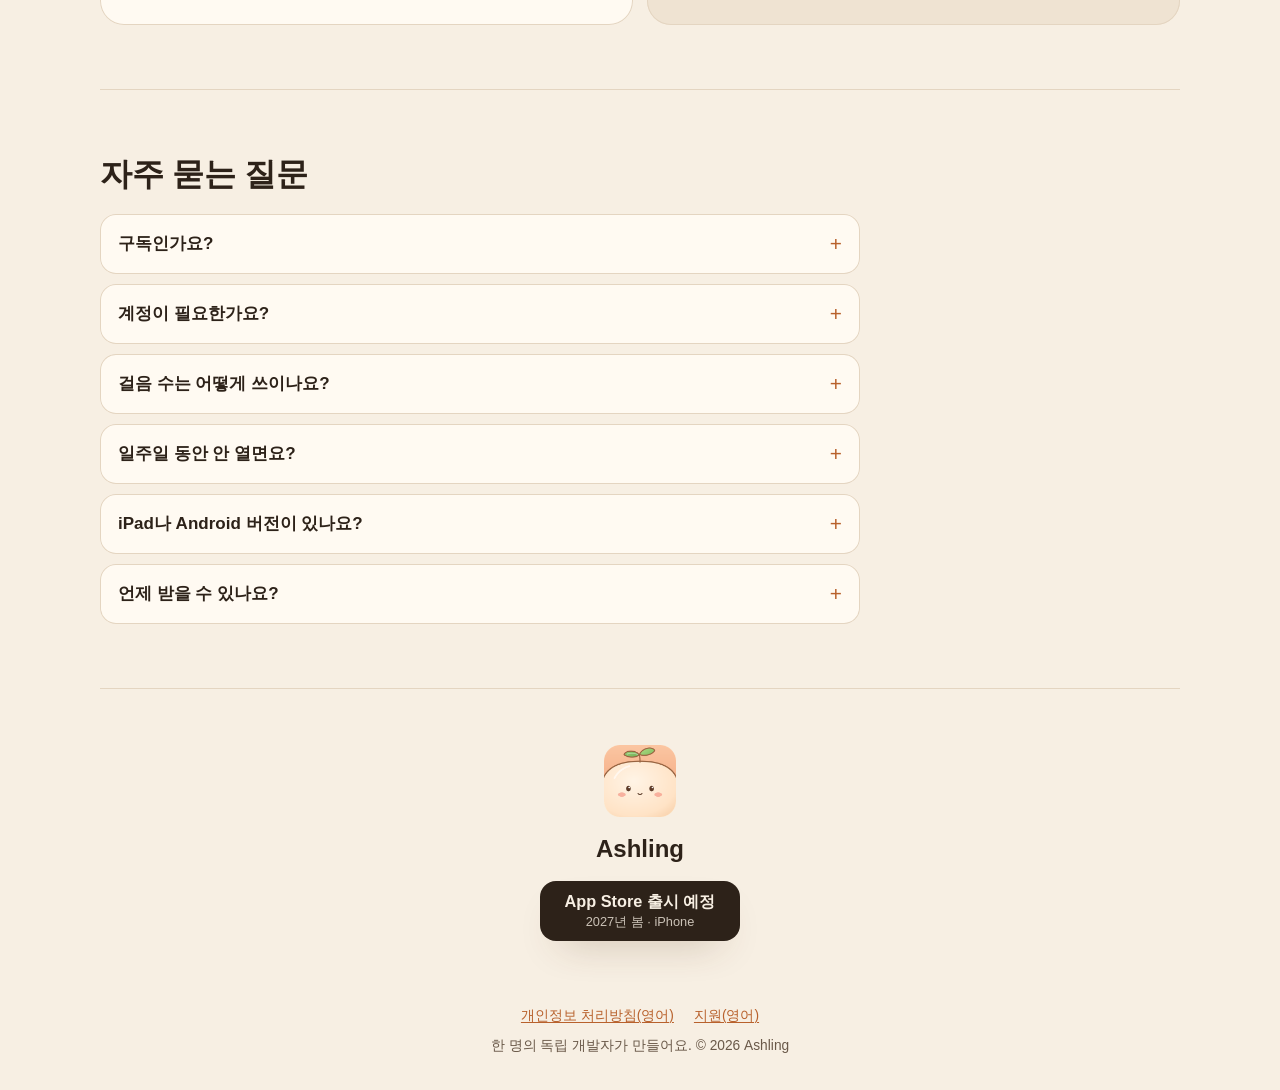
<file: ko/index.html>
<!doctype html>
<html lang="ko">
<head>
  <meta charset="utf-8">
  <meta name="viewport" content="width=device-width, initial-scale=1, viewport-fit=cover">
  <title>Ashling · 유리병 속 작고 아늑한 세계</title>
  <meta name="description" content="Ashling은 iPhone용 힐링 펫 앱이에요. 창가 유리병 속에 작은 친구가 살아요. 걸으면 함께 걷고, 편지를 써 주고, 유리병 속 빛은 당신의 하루를 따라 바뀌어요. 광고도, 계정도, 구독도 없어요.">
  <meta name="theme-color" content="#f7efe3" media="(prefers-color-scheme: light)">
  <meta name="theme-color" content="#1b1511" media="(prefers-color-scheme: dark)">
  <link rel="canonical" href="https://pythoncreatebot.github.io/ashling/ko/">
  <link rel="alternate" hreflang="en" href="https://pythoncreatebot.github.io/ashling/">
  <link rel="alternate" hreflang="zh-Hans" href="https://pythoncreatebot.github.io/ashling/zh/">
  <link rel="alternate" hreflang="ja" href="https://pythoncreatebot.github.io/ashling/ja/">
  <link rel="alternate" hreflang="ko" href="https://pythoncreatebot.github.io/ashling/ko/">
  <link rel="alternate" hreflang="x-default" href="https://pythoncreatebot.github.io/ashling/">
  <meta property="og:type" content="website">
  <meta property="og:site_name" content="Ashling">
  <meta property="og:title" content="Ashling · 유리병 속 작고 아늑한 세계">
  <meta property="og:description" content="Ashling은 iPhone용 힐링 펫 앱이에요. 창가 유리병 속에 작은 친구가 살아요. 걸으면 함께 걷고, 편지를 써 주고, 유리병 속 빛은 당신의 하루를 따라 바뀌어요. 광고도, 계정도, 구독도 없어요.">
  <meta property="og:url" content="https://pythoncreatebot.github.io/ashling/ko/">
  <meta property="og:image" content="https://pythoncreatebot.github.io/ashling/assets/og.png">
  <meta property="og:image:width" content="1200">
  <meta property="og:image:height" content="630">
  <meta property="og:locale" content="ko_KR">
  <meta name="twitter:card" content="summary_large_image">
  <link rel="icon" type="image/png" href="../assets/icon/favicon-64.png">
  <link rel="apple-touch-icon" href="../assets/icon/apple-touch-icon.png">
  <link rel="stylesheet" href="../assets/site.css?v=d0615741">
</head>
<body>
  <header class="top">
    <a class="brand" href="./" aria-label="Ashling 홈">
      <img src="../assets/icon/icon-256.png" width="36" height="36" alt="">
      <span>Ashling</span>
    </a>
    <nav aria-label="언어">
      <ul class="langs">
        <li><a href="../" hreflang="en" lang="en">English</a></li>
        <li><a href="../zh/" hreflang="zh-Hans" lang="zh-Hans">简体中文</a></li>
        <li><a href="../ja/" hreflang="ja" lang="ja">日本語</a></li>
        <li><a href="../ko/" hreflang="ko" lang="ko" aria-current="page">한국어</a></li>
      </ul>
    </nav>
  </header>

  <main>
    <section class="hero">
      <div class="hero-text">
        <img class="hero-icon" src="../assets/icon/icon-256.png" width="96" height="96" alt="Ashling">
        <h1>창가 유리병 속, 작고 아늑한 세계.</h1>
        <p class="lead">작은 친구가 살고 있어요. 당신이 걸으면 함께 걷고, 쉬면 함께 쉬고, 유리병 옆에 작은 선물을 놓아 두어요.</p>
        <div class="cta">
          <span class="store-btn is-soon"><span class="store-main">App Store 출시 예정</span><span class="store-sub">2027년 봄 · iPhone</span></span>
        </div>
        <ul class="facts"><li>무료 다운로드</li><li>광고 없음</li><li>계정 없음</li><li>구독 없음</li></ul>
      </div>
      <figure class="hero-media">
        <div class="jar-frame">
          <video class="jar-video" src="../assets/media/jar-day.mp4?v=fd92d890" poster="../assets/media/jar-day-poster.webp?v=e4168a5b" width="640" height="800" autoplay muted loop playsinline preload="metadata" aria-hidden="true"></video>
        </div>
        <figcaption>유리병 속 빛은 당신의 진짜 하루를 따라 바뀌어요.</figcaption>
      </figure>
    </section>

    <section class="meet">
      <div class="meet-text">
        <h2>유리병을 열고, 숨 한 번 고르고, 다시 창가에.</h2>
        <p>Ashling은 당신의 iPhone 안에서만 살아요. 넘겨야 할 피드도, 따라잡아야 할 것도 없어요. 조용한 순간이 필요할 때 열고, 다시 하루를 이어 가세요.</p>
      </div>
      <figure class="trailer">
        <video src="../assets/media/trailer.mp4?v=393ae9fe" poster="../assets/media/trailer-poster.webp?v=30f26a22" width="540" height="960" controls playsinline preload="none" aria-label="19초 예고편(영어 자막)"></video>
        <figcaption>19초 예고편(영어 자막)</figcaption>
      </figure>
    </section>

    <section class="features" aria-labelledby="feat-h">
      <h2 id="feat-h">유리병 속에 있는 것</h2>
      <div class="feat-grid">
        <article class="feat">
          <svg class="feat-icon" viewBox="0 0 24 24" aria-hidden="true"><path d="M8.2 3.8c1.9 0 2.9 2 2.7 4.5-.2 2.2-1.3 3.6-2.9 3.6s-2.7-1.4-2.6-3.6c.1-2.6 1-4.5 2.8-4.5Z"/><path d="M6.4 14.4c.6-.5 3.2-.5 3.6.1.4.7.2 3-.4 3.8-.7.9-2.2.9-2.9 0-.6-.8-.8-3.4-.3-3.9Z"/><path d="M15.8 6.8c1.8 0 2.8 1.9 2.6 4.3-.2 2.1-1.2 3.4-2.8 3.4s-2.6-1.3-2.5-3.4c.1-2.5 1-4.3 2.7-4.3Z"/><path d="M14 17.2c.6-.5 3.1-.5 3.5.1.4.7.2 2.8-.4 3.6-.7.9-2.1.9-2.8 0-.6-.8-.8-3.2-.3-3.7Z"/></svg>
          <h3>당신의 산책이 꼬마의 산책이 돼요</h3>
          <p>허락해 주시면 건강 앱에서 걸음 수를 읽어요. 스노볼 속 오솔길이 매일 조금씩 길어지고, 새로운 풀꽃과 장소가 나타나요.</p>
        </article>
        <article class="feat">
          <svg class="feat-icon" viewBox="0 0 24 24" aria-hidden="true"><path d="M6.5 3.5h11M6.5 20.5h11"/><path d="M7.5 3.5c0 4.5 4.5 5.8 4.5 8.5s-4.5 4-4.5 8.5M16.5 3.5c0 4.5-4.5 5.8-4.5 8.5s4.5 4 4.5 8.5"/><path d="M9.5 18.5c.8-1.3 1.6-2 2.5-2s1.7.7 2.5 2"/></svg>
          <h3>재촉하지 않는 집중</h3>
          <p>3일째에 모래시계가 나타나요. 집중할 때마다 작은 카라반이 사막을 건너 알록달록한 모래를 가져와요. 연속 기록은 없어요.</p>
        </article>
        <article class="feat">
          <svg class="feat-icon" viewBox="0 0 24 24" aria-hidden="true"><rect x="3.5" y="6" width="17" height="12.5" rx="2"/><path d="m4 7 8 6.2L20 7"/></svg>
          <h3>매일 편지 한 통</h3>
          <p>꼬마는 짧은 편지를 쓰고, 유리병 옆에 즉석 사진을 남겨요. 작은 앨범에 모아 둘 수 있어요.</p>
        </article>
        <article class="feat">
          <svg class="feat-icon" viewBox="0 0 24 24" aria-hidden="true"><circle cx="12" cy="12" r="3.8"/><path d="M12 2.8v2.4M12 18.8v2.4M2.8 12h2.4M18.8 12h2.4M5.5 5.5l1.7 1.7M16.8 16.8l1.7 1.7M5.5 18.5l1.7-1.7M16.8 7.2l1.7-1.7"/></svg>
          <h3>빛은 당신의 하루를 따라가요</h3>
          <p>유리병 속 새벽, 한낮, 해 질 녘, 밤은 실제 시간과 같아요. 밤이 되면 창문에 불이 켜지고 섬도 잠들어요.</p>
        </article>
        <article class="feat">
          <svg class="feat-icon" viewBox="0 0 24 24" aria-hidden="true"><path d="M3.5 17.5c2.2 1.4 5.1 2 8.5 2s6.3-.6 8.5-2"/><path d="M6.5 16.6c.2-4.6 2.4-8.6 5.5-8.6s5.3 4 5.5 8.6"/><path d="M12 8V5.5"/><circle cx="12" cy="4.6" r="1.1"/></svg>
          <h3>모자와 즉석 사진</h3>
          <p>꼬마에게 모자를 골라 주고, 유리병을 즉석 사진으로 찍어 한 번에 공유해요.</p>
        </article>
        <article class="feat">
          <svg class="feat-icon" viewBox="0 0 24 24" aria-hidden="true"><rect x="6" y="2.8" width="12" height="18.4" rx="2.6"/><rect x="8.6" y="6" width="6.8" height="5.4" rx="1.2"/><path d="M8.8 14.6h6.4M8.8 17.2h4"/></svg>
          <h3>언제나 곁에</h3>
          <p>홈 화면 위젯, 잠금 화면의 집중 실시간 현황, 침대 곁의 StandBy 수면등.</p>
        </article>
      </div>
    </section>

    <section class="shots" aria-labelledby="shots-h">
      <h2 id="shots-h">유리병 속을 들여다보기</h2>
      <p class="hint">옆으로 넘겨 더 보기</p>
      <ul class="shot-row" tabindex="0">
        <li><img src="../assets/shots/ko/01-day.webp" width="480" height="1043" loading="lazy" decoding="async" alt="창가 위의 작은 세계"></li>
        <li><img src="../assets/shots/ko/02-near-inside.webp" width="480" height="1043" loading="lazy" decoding="async" alt="걸을 때마다 새로운 곳으로"></li>
        <li><img src="../assets/shots/ko/03-dawn.webp" width="480" height="1043" loading="lazy" decoding="async" alt="매일 편지 한 통, 재촉하지 않아요"></li>
        <li><img src="../assets/shots/ko/04-near-inside-door.webp" width="480" height="1043" loading="lazy" decoding="async" alt="산책에서 가져온 작은 선물"></li>
        <li><img src="../assets/shots/ko/05-dusk.webp" width="480" height="1043" loading="lazy" decoding="async" alt="빛은 당신의 하루를 따라 변해요"></li>
        <li><img src="../assets/shots/ko/06-night.webp" width="480" height="1043" loading="lazy" decoding="async" alt="낮에도 밤에도, 조용히 곁에"></li>
      </ul>
    </section>

    <section class="pair">
      <div class="card price">
        <h2>한 번 사면 계속 내 것</h2>
        <p>Ashling은 무료로 다운로드할 수 있어요. 선택 항목 두 가지는 한 번만 사는 것이고, 구독이 아니에요.</p>
        <ul class="price-list">
          <li><span class="price-name">유리병, 섬, 작은 친구</span><span class="price-note">무료</span></li>
          <li><span class="price-name">모래시계 집중</span><span class="price-note">한 번 구입. 3일째에 나타나고, 첫 번째는 무료예요.</span></li>
          <li><span class="price-name">이끼 유리병 뚜껑</span><span class="price-note">한 번 구입.</span></li>
        </ul>
      </div>
      <div class="card privacy">
        <h2>데이터를 모으지 않아요</h2>
        <p>계정도, 서버도, 광고도, 분석 도구도 없어요. 걸음 수는 iPhone 안에서만 읽고, 밖으로 나가지 않아요. 이 웹사이트에도 추적 코드나 쿠키가 없어요.</p>
        <p><a href="../privacy/#en">개인정보 처리방침(영어) 보기</a></p>
      </div>
    </section>

    <section class="faq" aria-labelledby="faq-h">
      <h2 id="faq-h">자주 묻는 질문</h2>
        <details>
          <summary>구독인가요?</summary>
          <p>아니요. 무료로 다운로드하고, 모래시계와 이끼 뚜껑은 한 번만 사면 돼요. 새 iPhone에서는 &#x27;구입 복원&#x27;으로 되찾을 수 있어요.</p>
        </details>
        <details>
          <summary>계정이 필요한가요?</summary>
          <p>필요 없어요. 로그인도 서버도 없고, 모든 것이 iPhone 안에 남아요.</p>
        </details>
        <details>
          <summary>걸음 수는 어떻게 쓰이나요?</summary>
          <p>허락해 주시면 건강 앱에서 하루 걸음 수만 읽어 꼬마가 얼마나 걸을지 정해요. 건강 앱에 기록하지 않고, 걸음 수가 기기 밖으로 나가지 않아요. 허락하지 않아도 그대로 쓸 수 있어요.</p>
        </details>
        <details>
          <summary>일주일 동안 안 열면요?</summary>
          <p>나쁜 일은 없어요. 꼬마가 아프거나 슬퍼하지 않고, 잃어버리는 것도 없어요. 섬은 그냥 기다려요.</p>
        </details>
        <details>
          <summary>iPad나 Android 버전이 있나요?</summary>
          <p>출시 때는 iPhone만 지원해요.</p>
        </details>
        <details>
          <summary>언제 받을 수 있나요?</summary>
          <p>2027년 봄 App Store 출시 예정이에요(iOS 17 이상 iPhone). 출시일에는 이 페이지에서 바로 다운로드할 수 있어요.</p>
        </details>
    </section>

    <section class="end">
      <img src="../assets/icon/icon-256.png" width="72" height="72" alt="">
      <p class="end-name">Ashling</p>
      <span class="store-btn is-soon"><span class="store-main">App Store 출시 예정</span><span class="store-sub">2027년 봄 · iPhone</span></span>
    </section>
  </main>

  <footer class="foot">
    <p class="foot-links">
      <a href="../privacy/#en">개인정보 처리방침(영어)</a>
      <a href="../support/#en">지원(영어)</a>
    </p>
    <p>한 명의 독립 개발자가 만들어요. © 2026 Ashling</p>
  </footer>

  <script>
    (function () {
      var v = document.querySelector(".jar-video");
      if (!v || !window.matchMedia) return;
      var m = window.matchMedia("(prefers-reduced-motion: reduce)");
      function apply() { if (m.matches) { v.pause(); v.removeAttribute("autoplay"); } }
      apply();
      if (m.addEventListener) m.addEventListener("change", apply);
    })();
  </script>
</body>
</html>
</file>
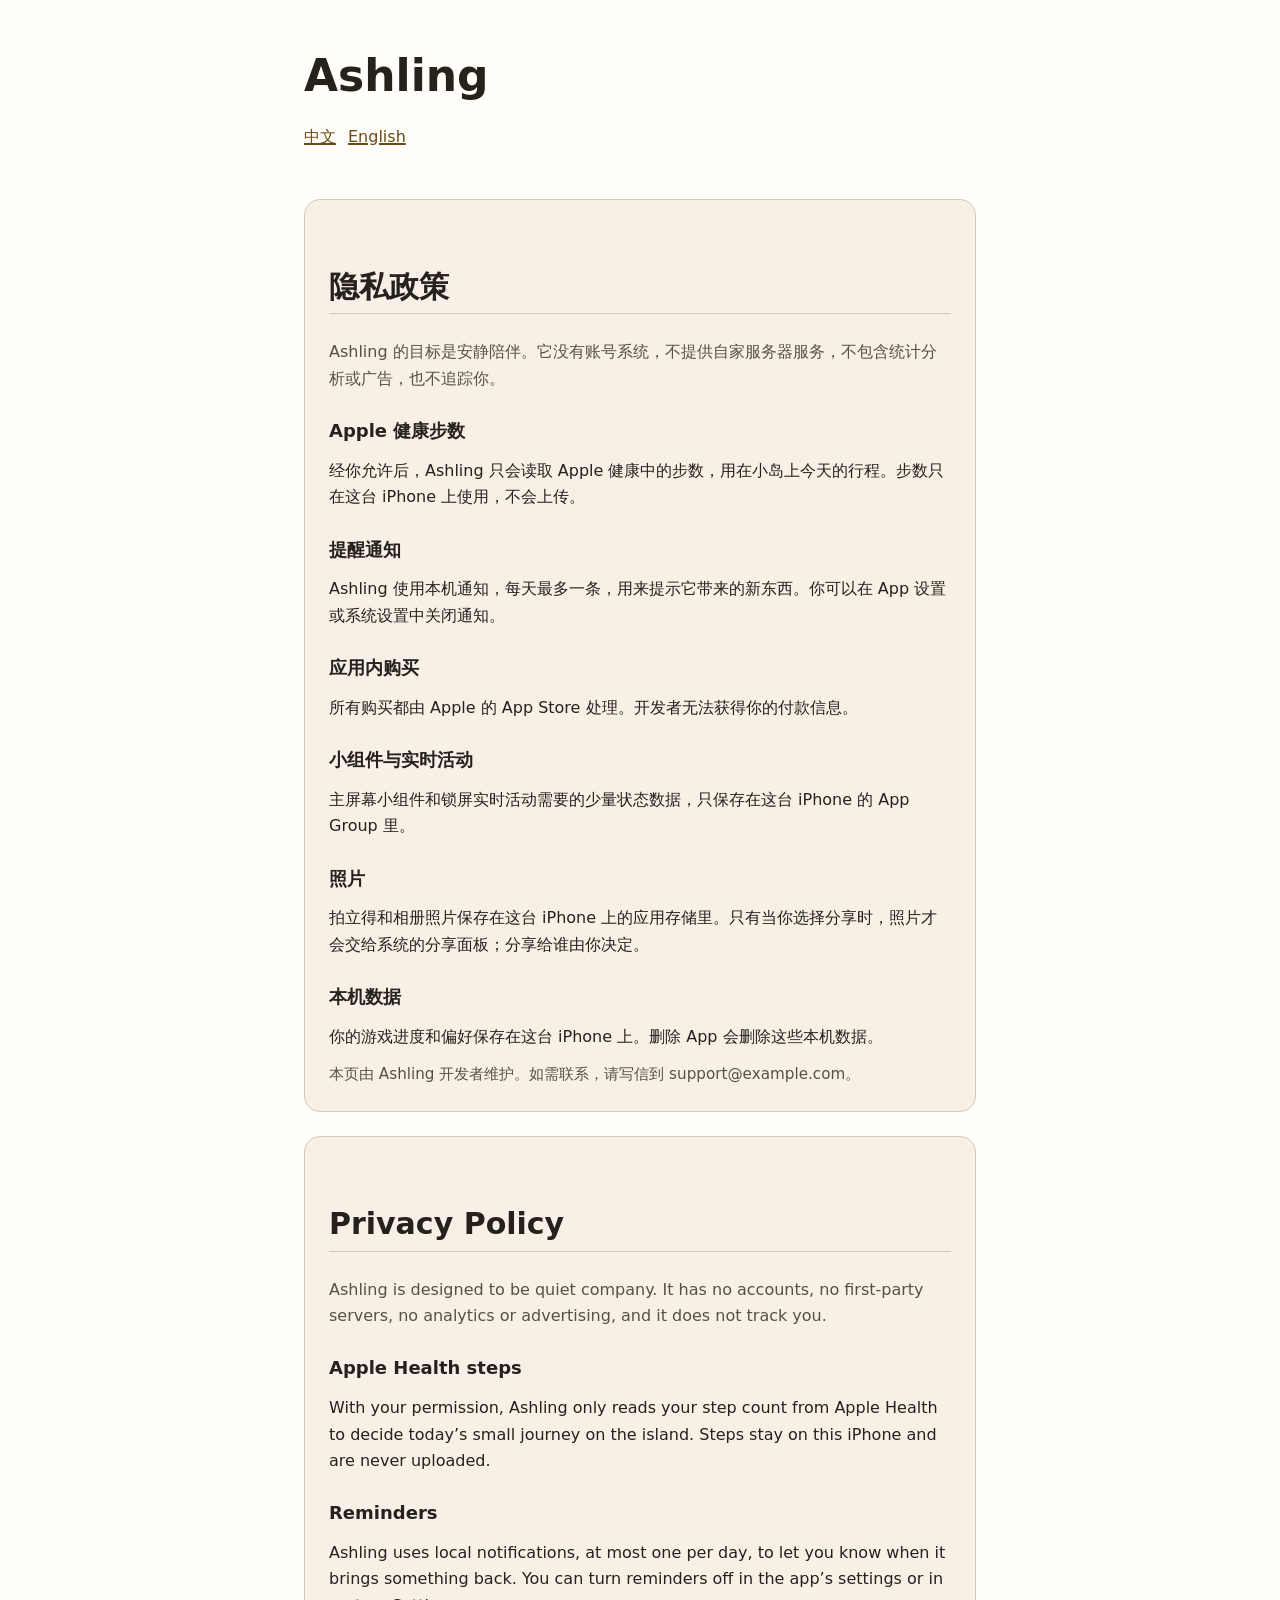
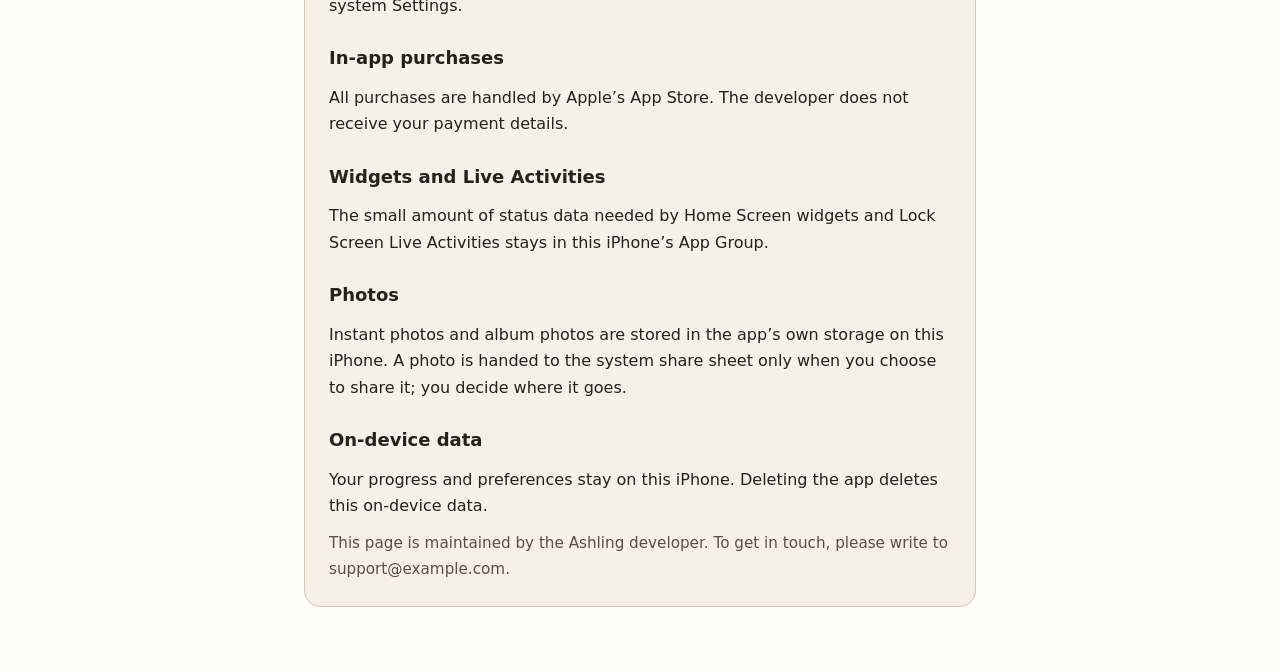
<file: privacy/index.html>
<!doctype html>
<html lang="zh-Hans">
<head>
  <meta charset="utf-8">
  <meta name="viewport" content="width=device-width, initial-scale=1">
  <meta name="description" content="Ashling 隐私政策 / Ashling privacy policy">
  <title>Ashling Privacy Policy · 隐私政策</title>
  <style>
    :root {
      color-scheme: light dark;
      --background: #fffdf7;
      --surface: #f6f0e6;
      --text: #26211a;
      --muted: #5a4f42;
      --border: #d6c9b8;
      --link: #6b4a18;
      --focus: #a44909;
    }

    @media (prefers-color-scheme: dark) {
      :root {
        --background: #171310;
        --surface: #241d17;
        --text: #f4ece1;
        --muted: #d9cfc2;
        --border: #55483b;
        --link: #f6c685;
        --focus: #ffd79a;
      }
    }

    * {
      box-sizing: border-box;
    }

    body {
      margin: 0;
      background: var(--background);
      color: var(--text);
      font: 1rem/1.65 system-ui, -apple-system, "Segoe UI", sans-serif;
    }

    main {
      width: min(100% - 2.5rem, 42rem);
      margin: 0 auto;
      padding: 3rem 0 4rem;
    }

    header {
      margin-bottom: 2.5rem;
    }

    h1,
    h2 {
      line-height: 1.25;
      overflow-wrap: anywhere;
    }

    h1 {
      margin: 0 0 .75rem;
      font-size: clamp(2rem, 7vw, 2.75rem);
    }

    h2 {
      margin-top: 2.75rem;
      padding-bottom: .5rem;
      border-bottom: 1px solid var(--border);
      font-size: clamp(1.5rem, 5vw, 1.875rem);
    }

    h3 {
      margin: 1.5rem 0 .25rem;
      font-size: 1.125rem;
    }

    p {
      margin: .75rem 0 0;
    }

    .language-links {
      display: flex;
      flex-wrap: wrap;
      gap: .75rem;
      margin: 0;
      padding: 0;
      list-style: none;
      color: var(--muted);
    }

    .intro {
      max-width: 38rem;
      color: var(--muted);
    }

    section {
      padding: 1.5rem;
      margin-top: 1.5rem;
      background: var(--surface);
      border: 1px solid var(--border);
      border-radius: 1rem;
    }

    section[lang="en"] {
      hyphens: auto;
    }

    ul {
      padding-left: 1.35rem;
    }

    li {
      margin: .55rem 0;
    }

    a {
      color: var(--link);
      text-decoration-thickness: .1em;
    }

    a:focus-visible {
      outline: 3px solid var(--focus);
      outline-offset: 3px;
    }

    .note {
      color: var(--muted);
      font-size: .95rem;
    }

    @media (max-width: 375px) {
      main {
        width: min(100% - 1.75rem, 42rem);
        padding-top: 2.25rem;
      }

      section {
        padding: 1.15rem;
      }
    }
  </style>
</head>
<body>
  <main>
    <header>
      <h1>Ashling</h1>
      <nav aria-label="Language / 语言">
        <ul class="language-links">
          <li><a href="#zh">中文</a></li>
          <li><a href="#en">English</a></li>
        </ul>
      </nav>
    </header>

    <section id="zh" lang="zh-Hans" aria-labelledby="zh-title">
      <h2 id="zh-title">隐私政策</h2>
      <p class="intro">Ashling 的目标是安静陪伴。它没有账号系统，不提供自家服务器服务，不包含统计分析或广告，也不追踪你。</p>

      <h3>Apple 健康步数</h3>
      <p>经你允许后，Ashling 只会读取 Apple 健康中的步数，用在小岛上今天的行程。步数只在这台 iPhone 上使用，不会上传。</p>

      <h3>提醒通知</h3>
      <p>Ashling 使用本机通知，每天最多一条，用来提示它带来的新东西。你可以在 App 设置或系统设置中关闭通知。</p>

      <h3>应用内购买</h3>
      <p>所有购买都由 Apple 的 App Store 处理。开发者无法获得你的付款信息。</p>

      <h3>小组件与实时活动</h3>
      <p>主屏幕小组件和锁屏实时活动需要的少量状态数据，只保存在这台 iPhone 的 App Group 里。</p>

      <h3>照片</h3>
      <p>拍立得和相册照片保存在这台 iPhone 上的应用存储里。只有当你选择分享时，照片才会交给系统的分享面板；分享给谁由你决定。</p>

      <h3>本机数据</h3>
      <p>你的游戏进度和偏好保存在这台 iPhone 上。删除 App 会删除这些本机数据。</p>

      <p class="note">本页由 Ashling 开发者维护。如需联系，请写信到 support@example.com。</p>
    </section>

    <section id="en" lang="en" aria-labelledby="en-title">
      <h2 id="en-title">Privacy Policy</h2>
      <p class="intro">Ashling is designed to be quiet company. It has no accounts, no first-party servers, no analytics or advertising, and it does not track you.</p>

      <h3>Apple Health steps</h3>
      <p>With your permission, Ashling only reads your step count from Apple Health to decide today’s small journey on the island. Steps stay on this iPhone and are never uploaded.</p>

      <h3>Reminders</h3>
      <p>Ashling uses local notifications, at most one per day, to let you know when it brings something back. You can turn reminders off in the app’s settings or in system Settings.</p>

      <h3>In-app purchases</h3>
      <p>All purchases are handled by Apple’s App Store. The developer does not receive your payment details.</p>

      <h3>Widgets and Live Activities</h3>
      <p>The small amount of status data needed by Home Screen widgets and Lock Screen Live Activities stays in this iPhone’s App Group.</p>

      <h3>Photos</h3>
      <p>Instant photos and album photos are stored in the app’s own storage on this iPhone. A photo is handed to the system share sheet only when you choose to share it; you decide where it goes.</p>

      <h3>On-device data</h3>
      <p>Your progress and preferences stay on this iPhone. Deleting the app deletes this on-device data.</p>

      <p class="note">This page is maintained by the Ashling developer. To get in touch, please write to support@example.com.</p>
    </section>
  </main>
</body>
</html>
</file>
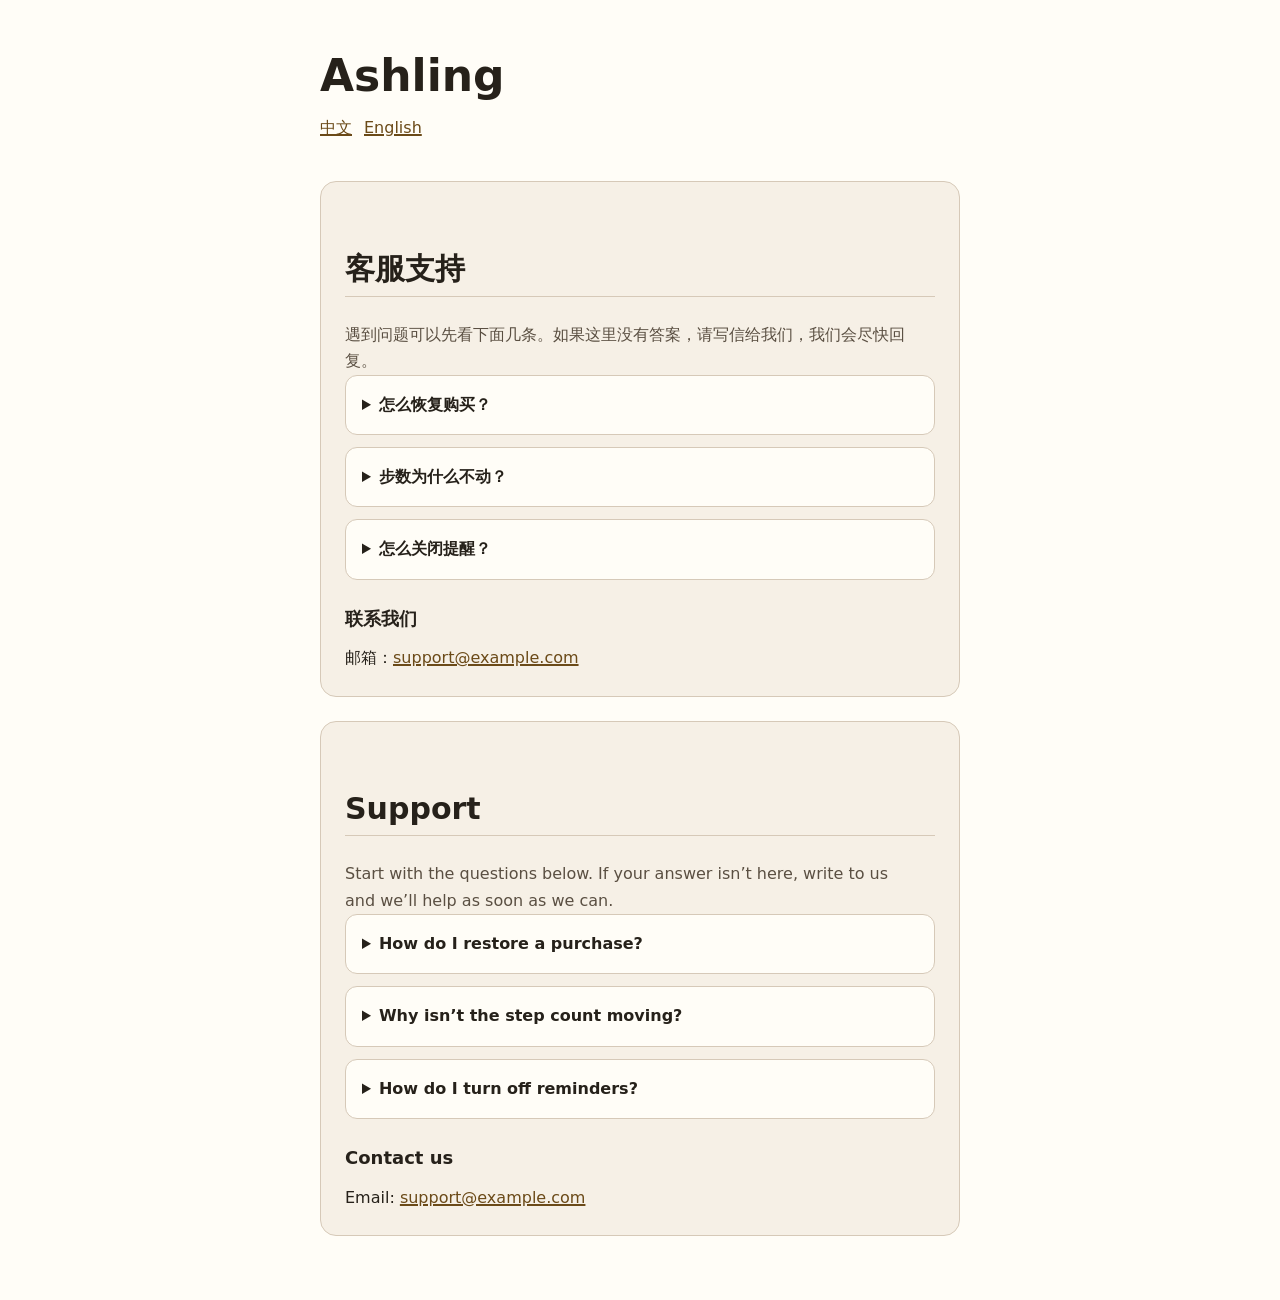
<file: support/index.html>
<!doctype html>
<html lang="zh-Hans">
<head>
  <meta charset="utf-8">
  <meta name="viewport" content="width=device-width, initial-scale=1">
  <meta name="description" content="Ashling support and FAQ / Ashling 客服与常见问题">
  <title>Ashling Support · 客服支持</title>
  <style>
    :root {
      color-scheme: light dark;
      --background: #fffdf7;
      --surface: #f6f0e6;
      --text: #26211a;
      --muted: #5a4f42;
      --border: #d6c9b8;
      --link: #6b4a18;
      --focus: #a44909;
    }

    @media (prefers-color-scheme: dark) {
      :root {
        --background: #171310;
        --surface: #241d17;
        --text: #f4ece1;
        --muted: #d9cfc2;
        --border: #55483b;
        --link: #f6c685;
        --focus: #ffd79a;
      }
    }

    * {
      box-sizing: border-box;
    }

    body {
      margin: 0;
      background: var(--background);
      color: var(--text);
      font: 1rem/1.65 system-ui, -apple-system, "Segoe UI", sans-serif;
    }

    main {
      width: min(100% - 2.5rem, 40rem);
      margin: 0 auto;
      padding: 3rem 0 4rem;
    }

    header {
      margin-bottom: 2.5rem;
    }

    h1,
    h2 {
      line-height: 1.25;
      overflow-wrap: anywhere;
    }

    h1 {
      margin: 0 0 .75rem;
      font-size: clamp(2rem, 7vw, 2.75rem);
    }

    h2 {
      margin-top: 2.75rem;
      padding-bottom: .5rem;
      border-bottom: 1px solid var(--border);
      font-size: clamp(1.5rem, 5vw, 1.875rem);
    }

    h3 {
      margin: 0;
      font-size: 1.125rem;
    }

    p {
      margin: .75rem 0 0;
    }

    .language-links {
      display: flex;
      flex-wrap: wrap;
      gap: .75rem;
      margin: 0;
      padding: 0;
      list-style: none;
      color: var(--muted);
    }

    .intro {
      max-width: 35rem;
      color: var(--muted);
    }

    section {
      padding: 1.5rem;
      margin-top: 1.5rem;
      background: var(--surface);
      border: 1px solid var(--border);
      border-radius: 1rem;
    }

    details {
      padding: 1rem;
      background: var(--background);
      border: 1px solid var(--border);
      border-radius: .75rem;
    }

    details + details {
      margin-top: .75rem;
    }

    summary {
      cursor: pointer;
      font-weight: 650;
    }

    summary:focus-visible,
    a:focus-visible {
      outline: 3px solid var(--focus);
      outline-offset: 3px;
    }

    a {
      color: var(--link);
      text-decoration-thickness: .1em;
    }

    .contact {
      margin-top: 1.5rem;
    }

    .email {
      overflow-wrap: anywhere;
    }

    @media (max-width: 375px) {
      main {
        width: min(100% - 1.75rem, 40rem);
        padding-top: 2.25rem;
      }

      section {
        padding: 1.15rem;
      }
    }
  </style>
</head>
<body>
  <main>
    <header>
      <h1>Ashling</h1>
      <nav aria-label="Language / 语言">
        <ul class="language-links">
          <li><a href="#zh">中文</a></li>
          <li><a href="#en">English</a></li>
        </ul>
      </nav>
    </header>

    <section id="zh" lang="zh-Hans" aria-labelledby="zh-title">
      <h2 id="zh-title">客服支持</h2>
      <p class="intro">遇到问题可以先看下面几条。如果这里没有答案，请写信给我们，我们会尽快回复。</p>

      <div class="faq">
        <details>
          <summary>怎么恢复购买？</summary>
          <p>打开 Ashling，进入「设置 → 购买」，点「恢复购买」。系统可能会要求你登录当时购买使用的 Apple 账号。恢复后，沙漏专注和苔藓罐盖会回到原来的状态。</p>
        </details>
        <details>
          <summary>步数为什么不动？</summary>
          <p>先确认 iPhone 是否支持 Apple 健康，并在系统「设置 → 隐私与安全性 → 健康」里允许 Ashling 读取步数。如果系统权限没有打开，小家伙会继续留在岛上玩，不会扣掉任何进度。你也可以在 Ashling 的设置里打开系统健康权限页面。</p>
        </details>
        <details>
          <summary>怎么关闭提醒？</summary>
          <p>可以在 Ashling 的「设置 → 提醒」里关闭每日提醒；也可以到系统「设置 → 通知 → Ashling」关闭通知。关闭提醒不会影响游戏进度。</p>
        </details>
      </div>

      <h3 class="contact">联系我们</h3>
      <p>邮箱：<a class="email" href="mailto:support@example.com">support@example.com</a></p>
    </section>

    <section id="en" lang="en" aria-labelledby="en-title">
      <h2 id="en-title">Support</h2>
      <p class="intro">Start with the questions below. If your answer isn’t here, write to us and we’ll help as soon as we can.</p>

      <div class="faq">
        <details>
          <summary>How do I restore a purchase?</summary>
          <p>Open Ashling, go to Settings → Purchases, then tap Restore purchases. The system may ask you to sign in with the Apple Account used for the original purchase. Afterward, the hourglass focus session and the moss jar lid will be available again.</p>
        </details>
        <details>
          <summary>Why isn’t the step count moving?</summary>
          <p>First check that your iPhone supports Apple Health and that Ashling has permission to read steps in system Settings → Privacy &amp; Security → Health. If permission is off, the little friend still stays on the island and nothing is lost. You can also open the system Health permission page from Ashling’s settings.</p>
        </details>
        <details>
          <summary>How do I turn off reminders?</summary>
          <p>You can turn off daily reminders in Ashling under Settings → Reminders, or turn off notifications in system Settings → Notifications → Ashling. Turning reminders off does not affect your progress.</p>
        </details>
      </div>

      <h3 class="contact">Contact us</h3>
      <p>Email: <a class="email" href="mailto:support@example.com">support@example.com</a></p>
    </section>
  </main>
</body>
</html>
</file>
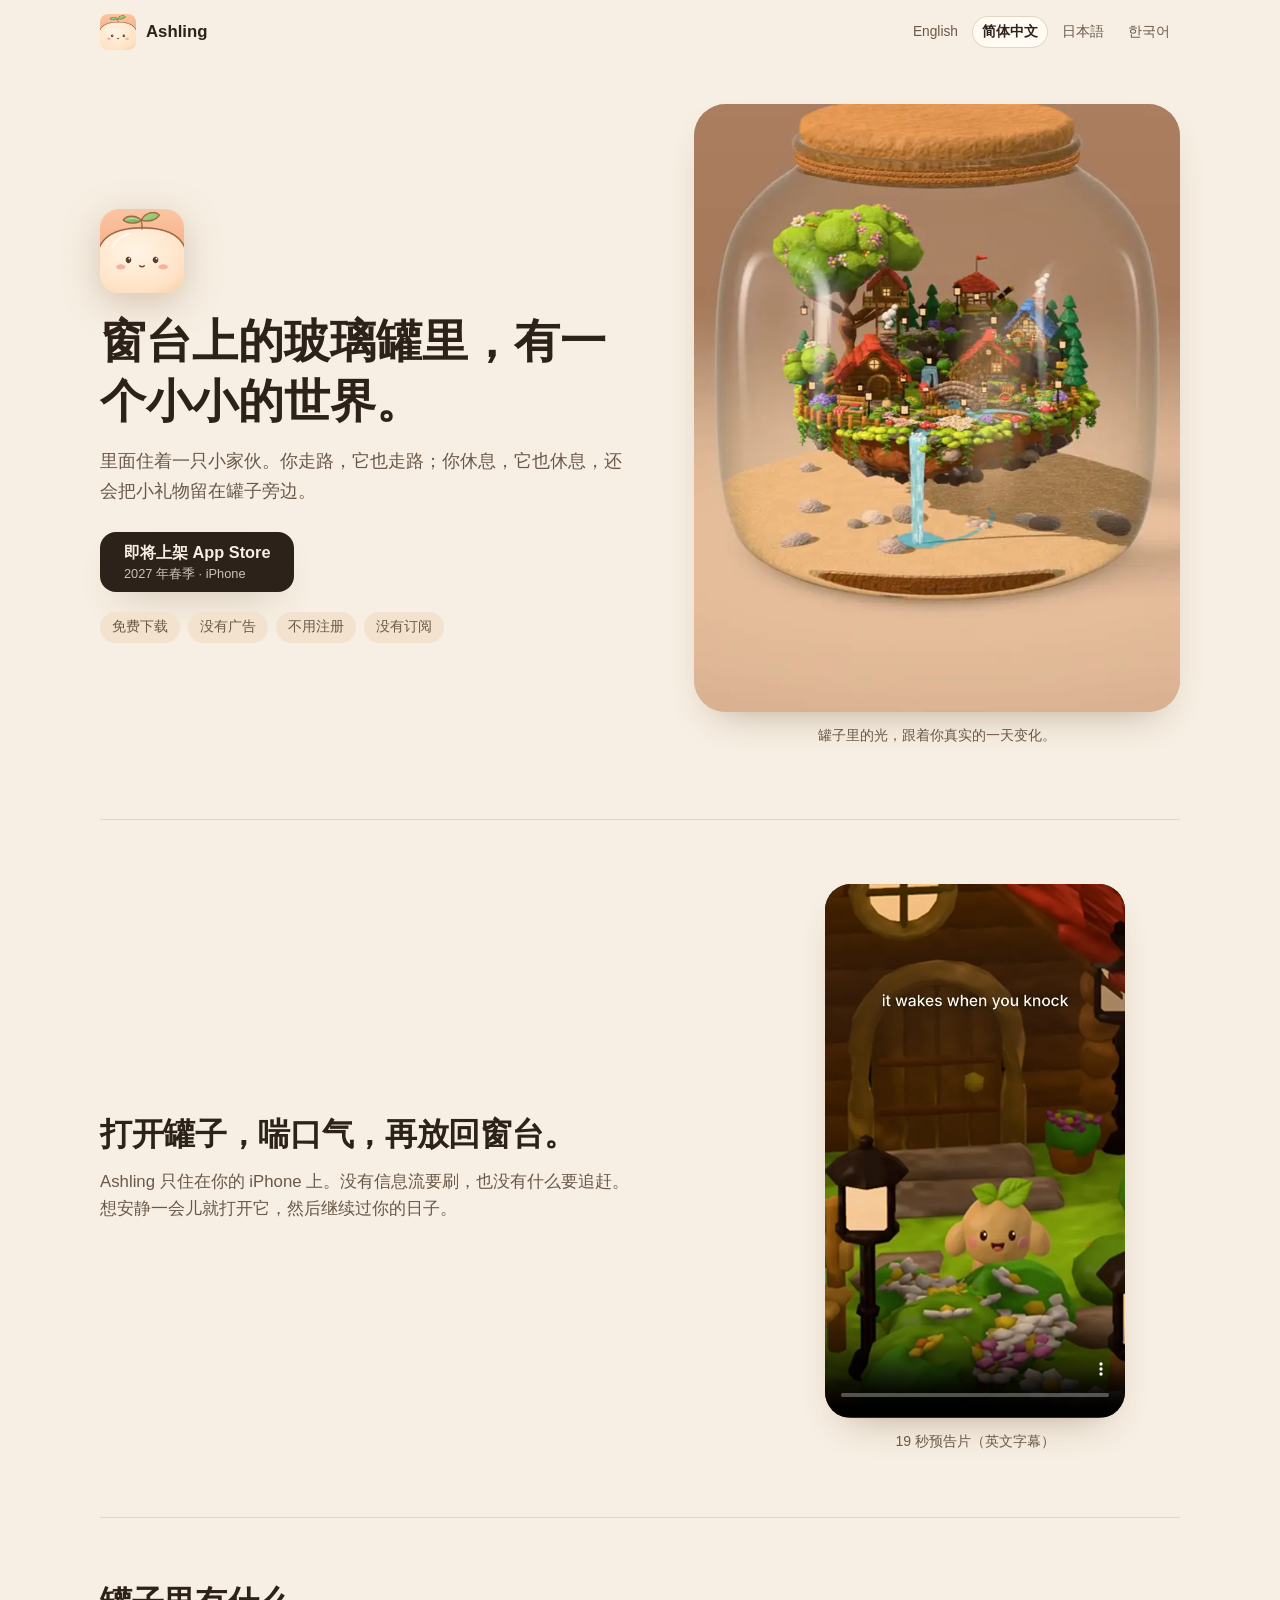
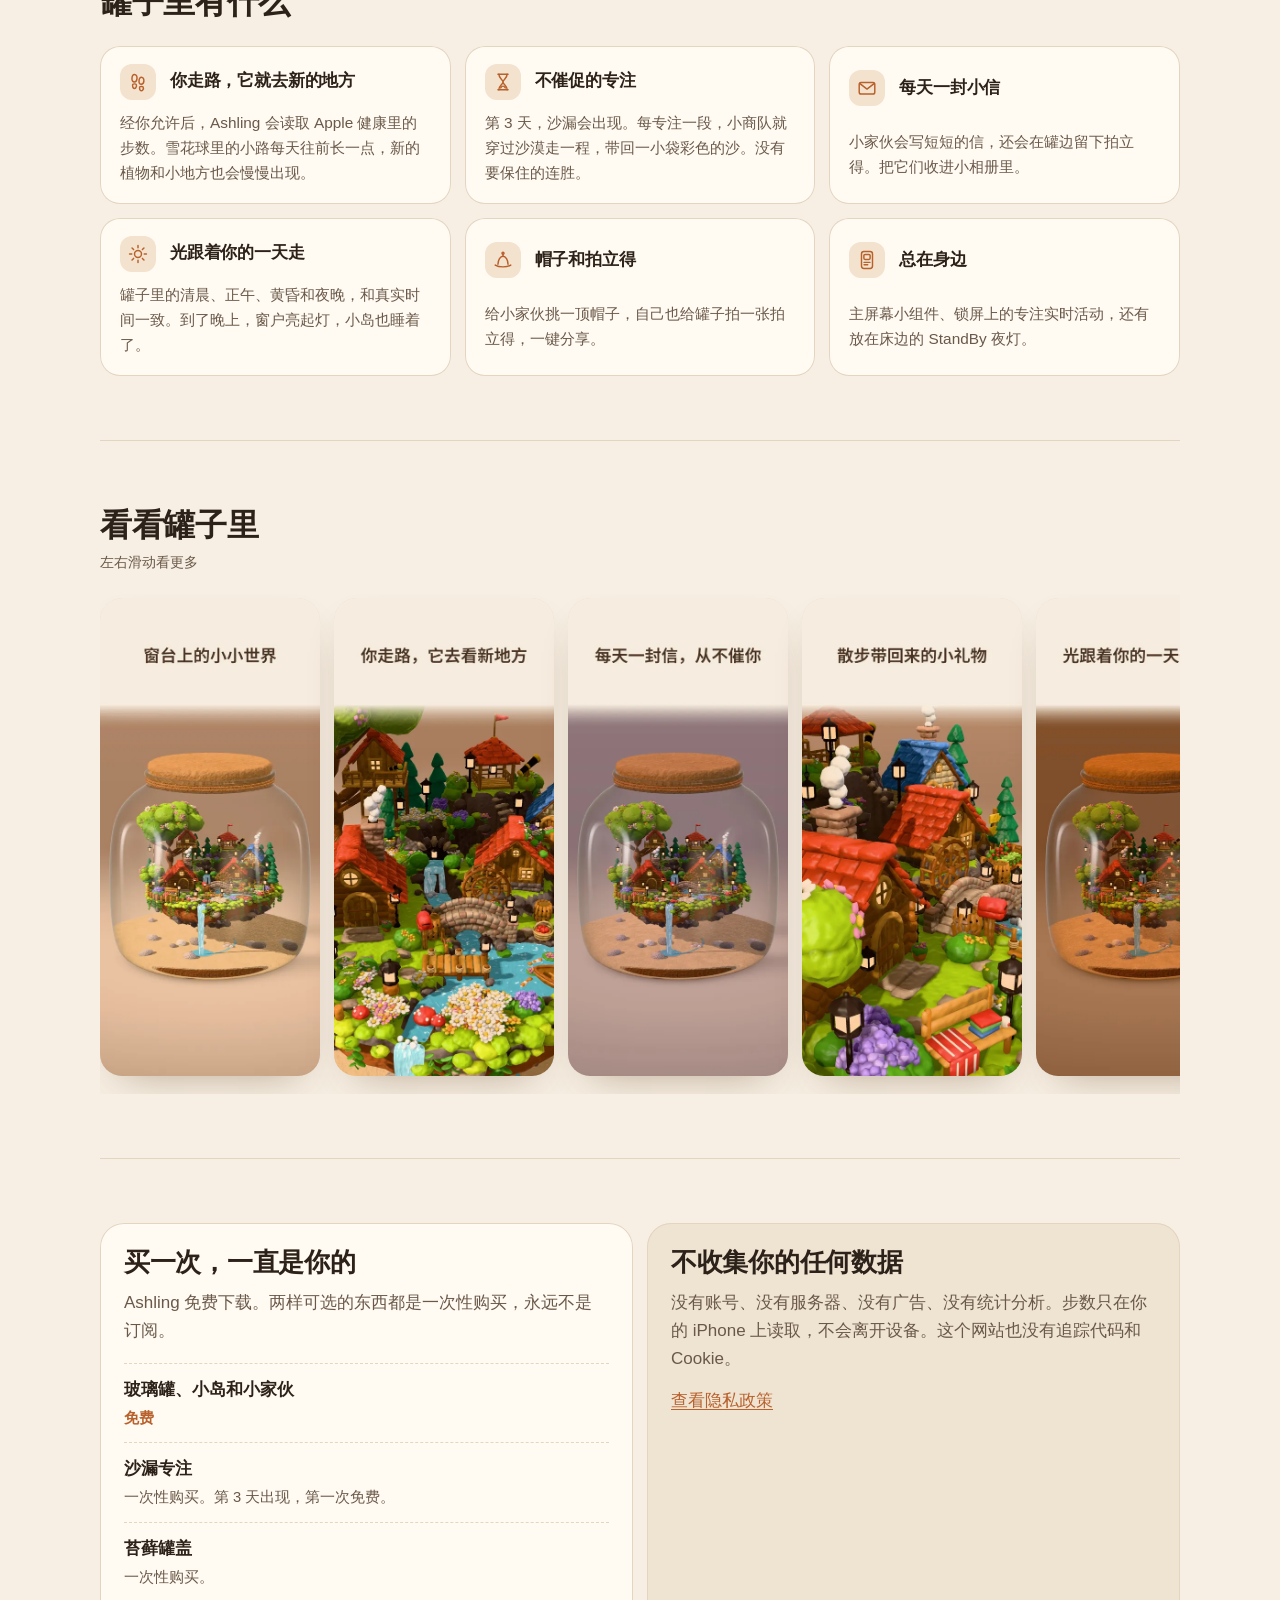
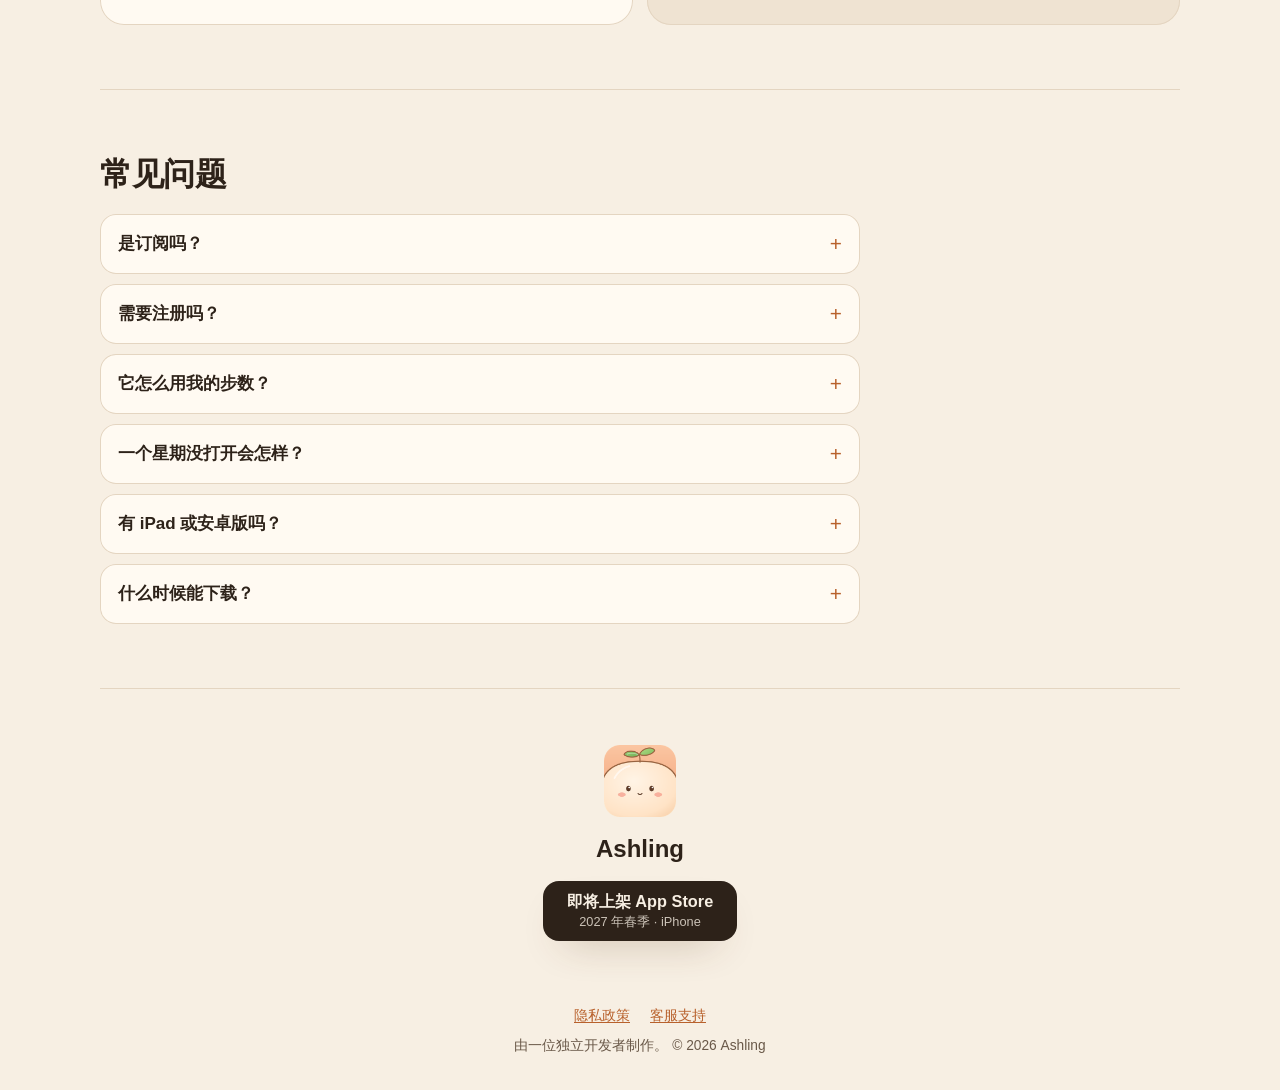
<file: zh/index.html>
<!doctype html>
<html lang="zh-Hans">
<head>
  <meta charset="utf-8">
  <meta name="viewport" content="width=device-width, initial-scale=1, viewport-fit=cover">
  <title>Ashling 掌中玻璃罐 · 窗台上的小小世界</title>
  <meta name="description" content="Ashling（掌中玻璃罐）是一款 iPhone 治愈系电子宠物。窗台上的玻璃罐里住着一只小家伙：你走路，它就去新的地方；它会给你写信，罐子里的光跟着你的一天变化。没有广告，不用注册，没有订阅。">
  <meta name="theme-color" content="#f7efe3" media="(prefers-color-scheme: light)">
  <meta name="theme-color" content="#1b1511" media="(prefers-color-scheme: dark)">
  <link rel="canonical" href="https://pythoncreatebot.github.io/ashling/zh/">
  <link rel="alternate" hreflang="en" href="https://pythoncreatebot.github.io/ashling/">
  <link rel="alternate" hreflang="zh-Hans" href="https://pythoncreatebot.github.io/ashling/zh/">
  <link rel="alternate" hreflang="ja" href="https://pythoncreatebot.github.io/ashling/ja/">
  <link rel="alternate" hreflang="ko" href="https://pythoncreatebot.github.io/ashling/ko/">
  <link rel="alternate" hreflang="x-default" href="https://pythoncreatebot.github.io/ashling/">
  <meta property="og:type" content="website">
  <meta property="og:site_name" content="Ashling">
  <meta property="og:title" content="Ashling 掌中玻璃罐 · 窗台上的小小世界">
  <meta property="og:description" content="Ashling（掌中玻璃罐）是一款 iPhone 治愈系电子宠物。窗台上的玻璃罐里住着一只小家伙：你走路，它就去新的地方；它会给你写信，罐子里的光跟着你的一天变化。没有广告，不用注册，没有订阅。">
  <meta property="og:url" content="https://pythoncreatebot.github.io/ashling/zh/">
  <meta property="og:image" content="https://pythoncreatebot.github.io/ashling/assets/og.png">
  <meta property="og:image:width" content="1200">
  <meta property="og:image:height" content="630">
  <meta property="og:locale" content="zh_CN">
  <meta name="twitter:card" content="summary_large_image">
  <link rel="icon" type="image/png" href="../assets/icon/favicon-64.png">
  <link rel="apple-touch-icon" href="../assets/icon/apple-touch-icon.png">
  <link rel="stylesheet" href="../assets/site.css?v=d0615741">
</head>
<body>
  <header class="top">
    <a class="brand" href="./" aria-label="Ashling 首页">
      <img src="../assets/icon/icon-256.png" width="36" height="36" alt="">
      <span>Ashling</span>
    </a>
    <nav aria-label="语言">
      <ul class="langs">
        <li><a href="../" hreflang="en" lang="en">English</a></li>
        <li><a href="../zh/" hreflang="zh-Hans" lang="zh-Hans" aria-current="page">简体中文</a></li>
        <li><a href="../ja/" hreflang="ja" lang="ja">日本語</a></li>
        <li><a href="../ko/" hreflang="ko" lang="ko">한국어</a></li>
      </ul>
    </nav>
  </header>

  <main>
    <section class="hero">
      <div class="hero-text">
        <img class="hero-icon" src="../assets/icon/icon-256.png" width="96" height="96" alt="Ashling">
        <h1>窗台上的玻璃罐里，有一个小小的世界。</h1>
        <p class="lead">里面住着一只小家伙。你走路，它也走路；你休息，它也休息，还会把小礼物留在罐子旁边。</p>
        <div class="cta">
          <span class="store-btn is-soon"><span class="store-main">即将上架 App Store</span><span class="store-sub">2027 年春季 · iPhone</span></span>
        </div>
        <ul class="facts"><li>免费下载</li><li>没有广告</li><li>不用注册</li><li>没有订阅</li></ul>
      </div>
      <figure class="hero-media">
        <div class="jar-frame">
          <video class="jar-video" src="../assets/media/jar-day.mp4?v=fd92d890" poster="../assets/media/jar-day-poster.webp?v=e4168a5b" width="640" height="800" autoplay muted loop playsinline preload="metadata" aria-hidden="true"></video>
        </div>
        <figcaption>罐子里的光，跟着你真实的一天变化。</figcaption>
      </figure>
    </section>

    <section class="meet">
      <div class="meet-text">
        <h2>打开罐子，喘口气，再放回窗台。</h2>
        <p>Ashling 只住在你的 iPhone 上。没有信息流要刷，也没有什么要追赶。想安静一会儿就打开它，然后继续过你的日子。</p>
      </div>
      <figure class="trailer">
        <video src="../assets/media/trailer.mp4?v=393ae9fe" poster="../assets/media/trailer-poster.webp?v=30f26a22" width="540" height="960" controls playsinline preload="none" aria-label="19 秒预告片（英文字幕）"></video>
        <figcaption>19 秒预告片（英文字幕）</figcaption>
      </figure>
    </section>

    <section class="features" aria-labelledby="feat-h">
      <h2 id="feat-h">罐子里有什么</h2>
      <div class="feat-grid">
        <article class="feat">
          <svg class="feat-icon" viewBox="0 0 24 24" aria-hidden="true"><path d="M8.2 3.8c1.9 0 2.9 2 2.7 4.5-.2 2.2-1.3 3.6-2.9 3.6s-2.7-1.4-2.6-3.6c.1-2.6 1-4.5 2.8-4.5Z"/><path d="M6.4 14.4c.6-.5 3.2-.5 3.6.1.4.7.2 3-.4 3.8-.7.9-2.2.9-2.9 0-.6-.8-.8-3.4-.3-3.9Z"/><path d="M15.8 6.8c1.8 0 2.8 1.9 2.6 4.3-.2 2.1-1.2 3.4-2.8 3.4s-2.6-1.3-2.5-3.4c.1-2.5 1-4.3 2.7-4.3Z"/><path d="M14 17.2c.6-.5 3.1-.5 3.5.1.4.7.2 2.8-.4 3.6-.7.9-2.1.9-2.8 0-.6-.8-.8-3.2-.3-3.7Z"/></svg>
          <h3>你走路，它就去新的地方</h3>
          <p>经你允许后，Ashling 会读取 Apple 健康里的步数。雪花球里的小路每天往前长一点，新的植物和小地方也会慢慢出现。</p>
        </article>
        <article class="feat">
          <svg class="feat-icon" viewBox="0 0 24 24" aria-hidden="true"><path d="M6.5 3.5h11M6.5 20.5h11"/><path d="M7.5 3.5c0 4.5 4.5 5.8 4.5 8.5s-4.5 4-4.5 8.5M16.5 3.5c0 4.5-4.5 5.8-4.5 8.5s4.5 4 4.5 8.5"/><path d="M9.5 18.5c.8-1.3 1.6-2 2.5-2s1.7.7 2.5 2"/></svg>
          <h3>不催促的专注</h3>
          <p>第 3 天，沙漏会出现。每专注一段，小商队就穿过沙漠走一程，带回一小袋彩色的沙。没有要保住的连胜。</p>
        </article>
        <article class="feat">
          <svg class="feat-icon" viewBox="0 0 24 24" aria-hidden="true"><rect x="3.5" y="6" width="17" height="12.5" rx="2"/><path d="m4 7 8 6.2L20 7"/></svg>
          <h3>每天一封小信</h3>
          <p>小家伙会写短短的信，还会在罐边留下拍立得。把它们收进小相册里。</p>
        </article>
        <article class="feat">
          <svg class="feat-icon" viewBox="0 0 24 24" aria-hidden="true"><circle cx="12" cy="12" r="3.8"/><path d="M12 2.8v2.4M12 18.8v2.4M2.8 12h2.4M18.8 12h2.4M5.5 5.5l1.7 1.7M16.8 16.8l1.7 1.7M5.5 18.5l1.7-1.7M16.8 7.2l1.7-1.7"/></svg>
          <h3>光跟着你的一天走</h3>
          <p>罐子里的清晨、正午、黄昏和夜晚，和真实时间一致。到了晚上，窗户亮起灯，小岛也睡着了。</p>
        </article>
        <article class="feat">
          <svg class="feat-icon" viewBox="0 0 24 24" aria-hidden="true"><path d="M3.5 17.5c2.2 1.4 5.1 2 8.5 2s6.3-.6 8.5-2"/><path d="M6.5 16.6c.2-4.6 2.4-8.6 5.5-8.6s5.3 4 5.5 8.6"/><path d="M12 8V5.5"/><circle cx="12" cy="4.6" r="1.1"/></svg>
          <h3>帽子和拍立得</h3>
          <p>给小家伙挑一顶帽子，自己也给罐子拍一张拍立得，一键分享。</p>
        </article>
        <article class="feat">
          <svg class="feat-icon" viewBox="0 0 24 24" aria-hidden="true"><rect x="6" y="2.8" width="12" height="18.4" rx="2.6"/><rect x="8.6" y="6" width="6.8" height="5.4" rx="1.2"/><path d="M8.8 14.6h6.4M8.8 17.2h4"/></svg>
          <h3>总在身边</h3>
          <p>主屏幕小组件、锁屏上的专注实时活动，还有放在床边的 StandBy 夜灯。</p>
        </article>
      </div>
    </section>

    <section class="shots" aria-labelledby="shots-h">
      <h2 id="shots-h">看看罐子里</h2>
      <p class="hint">左右滑动看更多</p>
      <ul class="shot-row" tabindex="0">
        <li><img src="../assets/shots/zh-Hans/01-day.webp" width="480" height="1043" loading="lazy" decoding="async" alt="窗台上的小小世界"></li>
        <li><img src="../assets/shots/zh-Hans/02-near-inside.webp" width="480" height="1043" loading="lazy" decoding="async" alt="你走路，它去看新地方"></li>
        <li><img src="../assets/shots/zh-Hans/03-dawn.webp" width="480" height="1043" loading="lazy" decoding="async" alt="每天一封信，从不催你"></li>
        <li><img src="../assets/shots/zh-Hans/04-near-inside-door.webp" width="480" height="1043" loading="lazy" decoding="async" alt="散步带回来的小礼物"></li>
        <li><img src="../assets/shots/zh-Hans/05-dusk.webp" width="480" height="1043" loading="lazy" decoding="async" alt="光跟着你的一天慢慢变"></li>
        <li><img src="../assets/shots/zh-Hans/06-night.webp" width="480" height="1043" loading="lazy" decoding="async" alt="白天夜里，安静地陪着你"></li>
      </ul>
    </section>

    <section class="pair">
      <div class="card price">
        <h2>买一次，一直是你的</h2>
        <p>Ashling 免费下载。两样可选的东西都是一次性购买，永远不是订阅。</p>
        <ul class="price-list">
          <li><span class="price-name">玻璃罐、小岛和小家伙</span><span class="price-note">免费</span></li>
          <li><span class="price-name">沙漏专注</span><span class="price-note">一次性购买。第 3 天出现，第一次免费。</span></li>
          <li><span class="price-name">苔藓罐盖</span><span class="price-note">一次性购买。</span></li>
        </ul>
      </div>
      <div class="card privacy">
        <h2>不收集你的任何数据</h2>
        <p>没有账号、没有服务器、没有广告、没有统计分析。步数只在你的 iPhone 上读取，不会离开设备。这个网站也没有追踪代码和 Cookie。</p>
        <p><a href="../privacy/#zh">查看隐私政策</a></p>
      </div>
    </section>

    <section class="faq" aria-labelledby="faq-h">
      <h2 id="faq-h">常见问题</h2>
        <details>
          <summary>是订阅吗？</summary>
          <p>不是。Ashling 免费下载；沙漏和苔藓罐盖是一次性购买，换新手机时用“恢复购买”就能找回。</p>
        </details>
        <details>
          <summary>需要注册吗？</summary>
          <p>不需要。没有登录，也没有服务器，所有东西都留在你的 iPhone 上。</p>
        </details>
        <details>
          <summary>它怎么用我的步数？</summary>
          <p>经你允许后，它只读取 Apple 健康里每天的步数，用来决定小家伙走多远。它不会写入健康数据，步数也不会离开设备。不允许也能正常使用。</p>
        </details>
        <details>
          <summary>一个星期没打开会怎样？</summary>
          <p>什么都不会坏。小家伙不会生病、不会难过，也不会丢东西。小岛只是在那里等你。</p>
        </details>
        <details>
          <summary>有 iPad 或安卓版吗？</summary>
          <p>上架时只有 iPhone 版。</p>
        </details>
        <details>
          <summary>什么时候能下载？</summary>
          <p>计划 2027 年春季在 App Store 上架，支持 iOS 17 及以上的 iPhone。上架那天，这里会换成下载链接。</p>
        </details>
    </section>

    <section class="end">
      <img src="../assets/icon/icon-256.png" width="72" height="72" alt="">
      <p class="end-name">Ashling</p>
      <span class="store-btn is-soon"><span class="store-main">即将上架 App Store</span><span class="store-sub">2027 年春季 · iPhone</span></span>
    </section>
  </main>

  <footer class="foot">
    <p class="foot-links">
      <a href="../privacy/#zh">隐私政策</a>
      <a href="../support/#zh">客服支持</a>
    </p>
    <p>由一位独立开发者制作。 © 2026 Ashling</p>
  </footer>

  <script>
    (function () {
      var v = document.querySelector(".jar-video");
      if (!v || !window.matchMedia) return;
      var m = window.matchMedia("(prefers-reduced-motion: reduce)");
      function apply() { if (m.matches) { v.pause(); v.removeAttribute("autoplay"); } }
      apply();
      if (m.addEventListener) m.addEventListener("change", apply);
    })();
  </script>
</body>
</html>
</file>
<file: assets/site.css>
/* Ashling home page. System fonts only, no external requests. */

:root {
  color-scheme: light dark;
  --bg: #f7efe3;
  --bg-deep: #efe3d2;
  --surface: #fffaf2;
  --text: #2d2219;
  --muted: #6a5949;
  --line: #e4d5c1;
  --accent: #b8612c;
  --accent-ink: #fffaf2;
  --soft: #f3e2cd;
  --focus: #a44909;
  --shadow: 0 18px 40px -22px rgba(92, 56, 24, .45);
}

@media (prefers-color-scheme: dark) {
  :root {
    --bg: #1b1511;
    --bg-deep: #231b16;
    --surface: #2a211b;
    --text: #f5ebde;
    --muted: #cdbba7;
    --line: #463829;
    --accent: #e89a62;
    --accent-ink: #20160f;
    --soft: #33271f;
    --focus: #ffd79a;
    --shadow: 0 18px 40px -22px rgba(0, 0, 0, .8);
  }
}

* { box-sizing: border-box; }

html { -webkit-text-size-adjust: 100%; }

body {
  margin: 0;
  background: var(--bg);
  color: var(--text);
  font: 17px/1.65 -apple-system, BlinkMacSystemFont, "SF Pro Text", "Segoe UI", "PingFang SC",
    "Hiragino Sans", "Hiragino Kaku Gothic ProN", "Apple SD Gothic Neo", "Noto Sans CJK SC",
    "Noto Sans JP", "Noto Sans KR", "Microsoft YaHei", "Malgun Gothic", sans-serif;
  -webkit-font-smoothing: antialiased;
}

:lang(ja), :lang(ko), :lang(zh-Hans) { line-break: strict; }
:lang(ko) { word-break: keep-all; }

img, video { display: block; max-width: 100%; height: auto; }

a { color: var(--accent); text-decoration-thickness: .08em; text-underline-offset: .18em; }
a:focus-visible, summary:focus-visible, .shot-row:focus-visible {
  outline: 3px solid var(--focus);
  outline-offset: 3px;
  border-radius: 6px;
}

h1, h2, h3 { line-height: 1.25; margin: 0; letter-spacing: -.01em; }
h2 { font-size: clamp(1.45rem, 5.4vw, 2rem); }
h3 { font-size: 1.05rem; }
p { margin: 0; }

main, .top, .foot {
  width: min(100% - 32px, 1080px);
  margin-inline: auto;
}

/* Top bar */
.top {
  display: flex;
  align-items: center;
  justify-content: space-between;
  gap: 12px;
  padding: 14px 0;
  flex-wrap: wrap;
}

.brand {
  display: inline-flex;
  align-items: center;
  gap: 10px;
  color: var(--text);
  text-decoration: none;
  font-weight: 700;
  font-size: 1.05rem;
}
.brand img { width: 36px; height: 36px; }

.langs {
  display: flex;
  flex-wrap: wrap;
  gap: 4px;
  margin: 0;
  padding: 0;
  list-style: none;
  font-size: .86rem;
}
.langs a {
  display: inline-block;
  padding: 5px 10px;
  border-radius: 999px;
  color: var(--muted);
  text-decoration: none;
}
.langs a:hover { color: var(--text); }
.langs a[aria-current="page"] {
  background: var(--surface);
  color: var(--text);
  font-weight: 600;
  box-shadow: inset 0 0 0 1px var(--line);
}

/* Hero */
.hero {
  display: grid;
  gap: 28px;
  padding: 16px 0 56px;
}

.hero-icon {
  width: 84px;
  height: 84px;
  margin-bottom: 18px;
  filter: drop-shadow(0 10px 18px rgba(120, 70, 30, .25));
}

.hero h1 {
  font-size: clamp(2rem, 8.4vw, 3.3rem);
  line-height: 1.15;
  letter-spacing: -.02em;
}
:lang(zh-Hans) .hero h1, :lang(ja) .hero h1, :lang(ko) .hero h1 {
  font-size: clamp(1.8rem, 7.4vw, 2.9rem);
  line-height: 1.3;
  letter-spacing: 0;
}

.lead {
  margin-top: 16px;
  font-size: 1.12rem;
  color: var(--muted);
  max-width: 34em;
}

.cta { margin-top: 26px; }

.store-btn {
  display: inline-flex;
  flex-direction: column;
  align-items: flex-start;
  justify-content: center;
  gap: 2px;
  min-height: 56px;
  padding: 10px 24px;
  border-radius: 16px;
  background: var(--text);
  color: var(--bg);
  text-decoration: none;
  box-shadow: var(--shadow);
}
.store-btn .store-main { font-weight: 650; font-size: 1.02rem; line-height: 1.3; }
.store-btn .store-sub { font-size: .8rem; opacity: .78; line-height: 1.3; }
.store-btn.is-soon { cursor: default; }
a.store-btn:hover { opacity: .9; }

.facts {
  display: flex;
  flex-wrap: wrap;
  gap: 8px;
  margin: 20px 0 0;
  padding: 0;
  list-style: none;
}
.facts li {
  padding: 4px 12px;
  border-radius: 999px;
  background: var(--soft);
  color: var(--muted);
  font-size: .85rem;
}

.hero-media { margin: 0; }

.jar-frame {
  position: relative;
  border-radius: 32px;
  overflow: hidden;
  aspect-ratio: 4 / 5;
  background: #c9a98a;
  box-shadow: var(--shadow), inset 0 0 0 1px rgba(255, 255, 255, .25);
}
.jar-frame video { width: 100%; height: 100%; object-fit: cover; }

.hero-media figcaption,
.trailer figcaption {
  margin-top: 12px;
  text-align: center;
  font-size: .88rem;
  color: var(--muted);
}

/* Meet + trailer */
.meet {
  display: grid;
  gap: 28px;
  align-items: center;
  padding: 48px 0;
  border-top: 1px solid var(--line);
}
.meet-text p { margin-top: 14px; color: var(--muted); font-size: 1.05rem; max-width: 32em; }

.trailer { margin: 0 auto; width: min(100%, 300px); }
.trailer video {
  width: 100%;
  border-radius: 26px;
  background: #3a2a20;
  box-shadow: var(--shadow);
  aspect-ratio: 9 / 16;
}

/* Features */
.features { padding: 48px 0; border-top: 1px solid var(--line); }
.feat-grid {
  display: grid;
  gap: 14px;
  margin-top: 24px;
}
.feat {
  display: grid;
  grid-template-columns: 36px 1fr;
  column-gap: 14px;
  align-items: center;
  padding: 18px 20px;
  border-radius: 20px;
  background: var(--surface);
  box-shadow: inset 0 0 0 1px var(--line);
}
.feat h3 { margin: 0; }
.feat p { grid-column: 1 / -1; margin-top: 10px; color: var(--muted); font-size: .96rem; }
.feat-icon {
  width: 36px;
  height: 36px;
  padding: 7px;
  border-radius: 12px;
  background: var(--soft);
  fill: none;
  stroke: var(--accent);
  stroke-width: 1.6;
  stroke-linecap: round;
  stroke-linejoin: round;
}

/* Screenshots */
.shots { padding: 48px 0; border-top: 1px solid var(--line); }
.hint { margin-top: 6px; color: var(--muted); font-size: .88rem; }
.shot-row {
  display: flex;
  gap: 14px;
  margin: 20px -16px 0;
  padding: 4px 16px 18px;
  list-style: none;
  overflow-x: auto;
  scroll-snap-type: x mandatory;
  scroll-padding-inline: 16px;
  -webkit-overflow-scrolling: touch;
  scrollbar-width: thin;
  scrollbar-color: var(--line) transparent;
}
.shot-row li { flex: 0 0 auto; width: 58vw; max-width: 236px; scroll-snap-align: start; }
.shot-row img {
  width: 100%;
  border-radius: 22px;
  box-shadow: var(--shadow), inset 0 0 0 1px var(--line);
  background: var(--soft);
}

/* Price + privacy */
.pair {
  display: grid;
  gap: 14px;
  padding: 48px 0;
  border-top: 1px solid var(--line);
}
.card {
  padding: 24px;
  border-radius: 24px;
  background: var(--surface);
  box-shadow: inset 0 0 0 1px var(--line);
}
.card h2 { font-size: clamp(1.3rem, 4.8vw, 1.6rem); }
.card > p { margin-top: 10px; color: var(--muted); }
.card > p + p { margin-top: 14px; }
.price-list { margin: 18px 0 0; padding: 0; list-style: none; }
.price-list li {
  display: grid;
  gap: 2px;
  padding: 12px 0;
  border-top: 1px dashed var(--line);
}
.price-name { font-weight: 650; }
.price-note { color: var(--muted); font-size: .92rem; }
.price-list li:first-child .price-note { color: var(--accent); font-weight: 600; }
.privacy { background: var(--bg-deep); }

/* FAQ */
.faq { padding: 48px 0; border-top: 1px solid var(--line); }
.faq h2 { margin-bottom: 20px; }
.faq details {
  border-radius: 16px;
  background: var(--surface);
  box-shadow: inset 0 0 0 1px var(--line);
}
.faq details + details { margin-top: 10px; }
.faq summary {
  cursor: pointer;
  padding: 16px 48px 16px 18px;
  font-weight: 600;
  list-style: none;
  position: relative;
}
.faq summary::-webkit-details-marker { display: none; }
.faq summary::after {
  content: "+";
  position: absolute;
  right: 18px;
  top: 50%;
  transform: translateY(-50%);
  font-size: 1.3rem;
  font-weight: 400;
  color: var(--accent);
}
.faq details[open] summary::after { content: "−"; }
.faq details p { padding: 0 18px 18px; color: var(--muted); }

/* Closing */
.end {
  display: grid;
  justify-items: center;
  gap: 12px;
  padding: 56px 0 40px;
  border-top: 1px solid var(--line);
  text-align: center;
}
.end img { width: 72px; height: 72px; }
.end-name { font-size: 1.5rem; font-weight: 700; }
.end .store-btn { align-items: center; }

.foot {
  padding: 24px 0 calc(32px + env(safe-area-inset-bottom));
  color: var(--muted);
  font-size: .86rem;
  text-align: center;
}
.foot-links { display: flex; justify-content: center; flex-wrap: wrap; gap: 6px 20px; margin-bottom: 8px; }

/* Wider screens */
@media (min-width: 720px) {
  .feat-grid { grid-template-columns: repeat(2, 1fr); }
  .pair { grid-template-columns: 1fr 1fr; }
  .shot-row { margin-inline: 0; padding-inline: 0; scroll-padding-inline: 0; }
  .shot-row li { width: 220px; }
}

@media (min-width: 900px) {
  .hero {
    grid-template-columns: 1.05fr .95fr;
    align-items: center;
    gap: 56px;
    padding: 40px 0 72px;
  }
  .meet { grid-template-columns: 1.2fr .8fr; gap: 56px; padding: 64px 0; }
  .feat-grid { grid-template-columns: repeat(3, 1fr); }
  .features, .shots, .pair, .faq { padding: 64px 0; }
  .faq details { max-width: 760px; }
}

@media (prefers-reduced-motion: reduce) {
  * { scroll-behavior: auto !important; }
}
</file>
